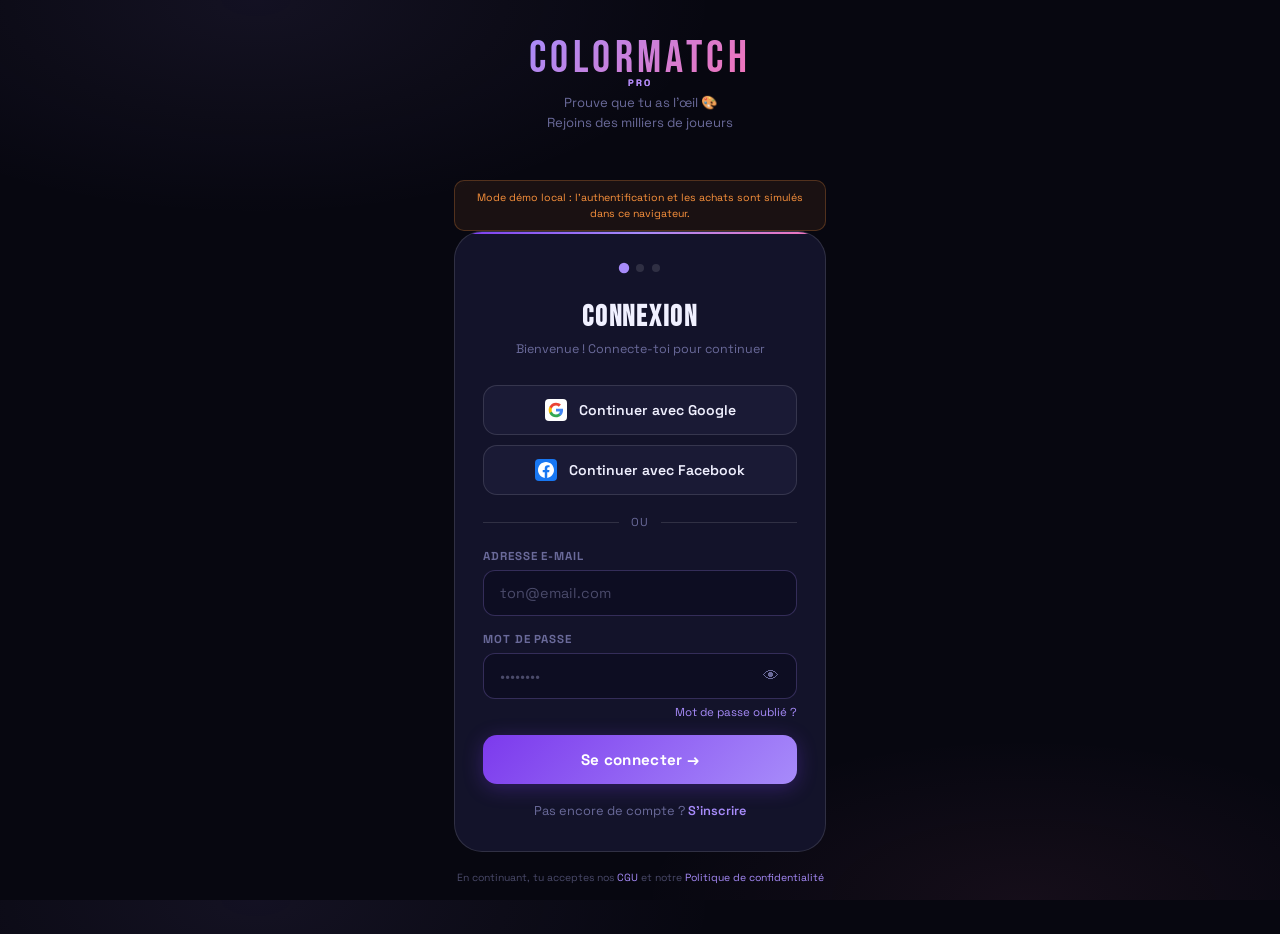
<file: index.html>
<!DOCTYPE html>
<html lang="fr">
<head>
<meta charset="UTF-8"/>
<meta name="viewport" content="width=device-width, initial-scale=1.0, maximum-scale=1.0, user-scalable=no"/>
<title>ColorMatch Pro</title>
<link href="https://fonts.googleapis.com/css2?family=Bebas+Neue&family=Space+Grotesk:wght@300;400;500;600;700&family=DM+Mono:wght@400;500&display=swap" rel="stylesheet"/>
<style data-source="styles.css">

:root{
  --bg:#070710;--surface:#0f0f1e;--card:#13132a;--card2:#1a1a35;
  --border:rgba(255,255,255,0.06);--border2:rgba(255,255,255,0.12);
  --text:#f0f0ff;--muted:#4a4a6a;--muted2:#6a6a9a;
  --gold:#ffc84a;--green:#00ff88;--red:#ff3d5c;--blue:#4a9fff;
  --purple:#a78bfa;--pink:#f472b6;--orange:#fb923c;
  --input-bg:#0d0d22;--input-border:rgba(167,139,250,0.25);
}
*,*::before,*::after{box-sizing:border-box;margin:0;padding:0;-webkit-tap-highlight-color:transparent}
html{height:100%;overflow-x:hidden}
body{
  background:var(--bg);color:var(--text);
  font-family:'Space Grotesk',sans-serif;
  min-height:100vh;display:flex;flex-direction:column;align-items:center;
  overflow-x:hidden;
  background-image:
    radial-gradient(ellipse 60% 40% at 20% 0%,rgba(167,139,250,0.08) 0%,transparent 60%),
    radial-gradient(ellipse 50% 30% at 80% 100%,rgba(244,114,182,0.06) 0%,transparent 60%);
}

/* ═══ AUTH SCREENS ═══ */
.auth-wrap{
  width:100%;max-width:420px;
  min-height:100vh;
  display:flex;flex-direction:column;align-items:center;
  justify-content:center;
  padding:32px 24px 48px;
}
.auth-logo{
  font-family:'Bebas Neue',sans-serif;font-size:2.8rem;
  letter-spacing:.1em;text-align:center;margin-bottom:4px;
  background:linear-gradient(135deg,#a78bfa,#f472b6);
  -webkit-background-clip:text;-webkit-text-fill-color:transparent;background-clip:text;
}
.auth-logo small{
  font-family:'Space Grotesk',sans-serif;font-size:.58rem;
  letter-spacing:.25em;color:var(--purple);
  -webkit-text-fill-color:var(--purple);
  font-weight:700;display:block;margin-top:-8px;text-align:center;
}
.auth-tagline{
  font-size:.82rem;color:var(--muted2);text-align:center;
  margin-bottom:36px;line-height:1.5;
}

/* Auth card */
.auth-card{
  width:100%;
  background:var(--card);
  border:1px solid var(--border2);
  border-radius:28px;
  padding:32px 28px;
  position:relative;overflow:hidden;
}
.auth-card::before{
  content:'';position:absolute;top:0;left:0;right:0;height:2px;
  background:linear-gradient(90deg,#7c3aed,#a78bfa,#f472b6);
}
.auth-title{
  font-family:'Bebas Neue',sans-serif;font-size:1.8rem;
  letter-spacing:.06em;margin-bottom:6px;text-align:center;
}
.auth-sub{
  font-size:.78rem;color:var(--muted2);text-align:center;margin-bottom:28px;
}

/* Social buttons */
.social-btn{
  width:100%;display:flex;align-items:center;justify-content:center;gap:12px;
  padding:13px 20px;border-radius:14px;border:1px solid var(--border2);
  background:var(--card2);cursor:pointer;
  font-family:'Space Grotesk',sans-serif;font-size:.88rem;font-weight:600;
  color:var(--text);transition:border-color .2s,transform .15s,box-shadow .2s;
  margin-bottom:10px;
}
.social-btn:hover{
  border-color:rgba(255,255,255,0.2);
  transform:translateY(-1px);
  box-shadow:0 6px 20px rgba(0,0,0,0.3);
}
.social-btn:active{transform:translateY(0)}
.social-ico{width:22px;height:22px;border-radius:4px;display:flex;align-items:center;justify-content:center;flex-shrink:0}
.g-ico{background:#fff}
.f-ico{background:#1877f2}

/* Divider */
.auth-divider{
  display:flex;align-items:center;gap:12px;
  margin:20px 0;
}
.auth-divider::before,.auth-divider::after{
  content:'';flex:1;height:1px;background:var(--border2);
}
.auth-divider span{font-size:.72rem;color:var(--muted2);letter-spacing:.08em;text-transform:uppercase}

/* Inputs */
.field{margin-bottom:16px}
.field label{
  display:block;font-size:.72rem;font-weight:700;letter-spacing:.08em;
  text-transform:uppercase;color:var(--muted2);margin-bottom:7px;
}
.field input{
  width:100%;background:var(--input-bg);
  border:1px solid var(--input-border);
  border-radius:12px;padding:13px 16px;
  font-family:'Space Grotesk',sans-serif;font-size:.9rem;
  color:var(--text);outline:none;
  transition:border-color .2s,box-shadow .2s;
}
.field input:focus{
  border-color:var(--purple);
  box-shadow:0 0 0 3px rgba(167,139,250,0.12);
}
.field input::placeholder{color:var(--muted)}
.field-error{font-size:.72rem;color:var(--red);margin-top:5px;display:none}

/* Password toggle */
.pw-wrap{position:relative}
.pw-toggle{
  position:absolute;right:14px;top:50%;transform:translateY(-50%);
  background:none;border:none;cursor:pointer;color:var(--muted2);
  font-size:1rem;padding:4px;
}

/* Forgot password */
.forgot-link{
  text-align:right;font-size:.72rem;color:var(--purple);
  cursor:pointer;margin-top:-10px;margin-bottom:16px;
  display:block;text-decoration:none;
}
.forgot-link:hover{color:var(--pink)}

/* Submit */
.btn-auth{
  width:100%;
  background:linear-gradient(135deg,#7c3aed,#a78bfa);
  color:#fff;font-family:'Space Grotesk',sans-serif;
  font-weight:700;font-size:.95rem;letter-spacing:.02em;
  padding:15px;border:none;border-radius:14px;cursor:pointer;
  transition:transform .15s,box-shadow .15s,opacity .15s;
  box-shadow:0 4px 20px rgba(124,58,237,0.3);
  margin-bottom:18px;position:relative;
}
.btn-auth:hover{transform:translateY(-2px);box-shadow:0 8px 28px rgba(124,58,237,0.4)}
.btn-auth:active{transform:translateY(0)}
.btn-auth:disabled{opacity:.4;cursor:not-allowed;transform:none;box-shadow:none}
.btn-auth .btn-spinner{display:none;width:18px;height:18px;border:2px solid rgba(255,255,255,.3);border-top-color:#fff;border-radius:50%;animation:spin .7s linear infinite;margin:0 auto}
.btn-auth.loading .btn-txt{display:none}
.btn-auth.loading .btn-spinner{display:block}

@keyframes spin{to{transform:rotate(360deg)}}

/* Switch link */
.auth-switch{
  text-align:center;font-size:.8rem;color:var(--muted2);
}
.auth-switch a{color:var(--purple);cursor:pointer;font-weight:600;text-decoration:none}
.auth-switch a:hover{color:var(--pink)}

/* Terms */
.auth-terms{
  text-align:center;font-size:.65rem;color:var(--muted);
  margin-top:18px;line-height:1.5;
}
.auth-terms a{color:var(--purple);cursor:pointer}

/* ═══ PSEUDO SCREEN ═══ */
.pseudo-wrap{
  width:100%;max-width:420px;
  min-height:100vh;
  display:flex;flex-direction:column;align-items:center;
  justify-content:center;
  padding:32px 24px 48px;
}
.pseudo-avatar{
  width:80px;height:80px;border-radius:50%;
  background:linear-gradient(135deg,#7c3aed,#f472b6);
  display:flex;align-items:center;justify-content:center;
  font-size:2rem;margin:0 auto 20px;
  border:3px solid rgba(167,139,250,0.3);
  box-shadow:0 0 40px rgba(167,139,250,0.2);
}
.avatar-grid{
  display:grid;grid-template-columns:repeat(5,1fr);gap:8px;
  margin-bottom:20px;
}
.av-opt{
  width:100%;aspect-ratio:1;background:var(--card2);
  border:2px solid var(--border);border-radius:12px;
  display:flex;align-items:center;justify-content:center;
  font-size:1.4rem;cursor:pointer;
  transition:border-color .2s,transform .15s;
}
.av-opt:hover{border-color:var(--purple);transform:scale(1.08)}
.av-opt.selected{border-color:var(--purple);background:rgba(167,139,250,0.12)}

.pseudo-suggestions{
  display:flex;flex-wrap:wrap;gap:6px;margin-bottom:20px;
}
.sugg-tag{
  background:var(--card2);border:1px solid var(--border2);
  border-radius:100px;padding:6px 14px;font-size:.75rem;
  cursor:pointer;transition:border-color .2s,background .2s;
  color:var(--muted2);
}
.sugg-tag:hover{border-color:var(--purple);color:var(--text)}

/* ═══ TOAST ═══ */
.toast{
  position:fixed;top:20px;left:50%;transform:translateX(-50%) translateY(-80px);
  background:var(--card);border:1px solid var(--border2);
  border-radius:14px;padding:12px 20px;
  font-size:.82rem;font-weight:600;
  transition:transform .35s cubic-bezier(.34,1.56,.64,1),opacity .3s;
  z-index:500;white-space:nowrap;opacity:0;
}
.toast.show{transform:translateX(-50%) translateY(0);opacity:1}
.toast.error{border-color:rgba(255,61,92,0.4);color:var(--red)}
.toast.success{border-color:rgba(0,255,136,0.4);color:var(--green)}

/* ═══ FORGOT PASSWORD SCREEN ═══ */
.forgot-sent{
  text-align:center;padding:20px 0;
}
.forgot-sent .big-ico{font-size:3rem;margin-bottom:16px}
.forgot-sent h3{font-family:'Bebas Neue',sans-serif;font-size:1.6rem;letter-spacing:.06em;margin-bottom:8px}
.forgot-sent p{font-size:.82rem;color:var(--muted2);line-height:1.5}

/* ═══ PROGRESS STEPS ═══ */
.auth-steps{
  display:flex;align-items:center;gap:8px;
  margin-bottom:28px;justify-content:center;
}
.step-dot{
  width:8px;height:8px;border-radius:50%;
  background:var(--border2);transition:background .3s,transform .3s;
}
.step-dot.active{background:var(--purple);transform:scale(1.3)}
.step-dot.done{background:var(--green)}

/* ═══ GAME (hidden initially) ═══ */
#game-root{display:none;width:100%}

/* ═══ NAV BAR ═══ */
.nav-bar{
  position:fixed;bottom:0;left:0;right:0;
  background:rgba(7,7,16,0.95);
  backdrop-filter:blur(20px);
  border-top:1px solid var(--border2);
  display:flex;align-items:stretch;
  padding:0 0 env(safe-area-inset-bottom,0);
  z-index:100;
}
.nav-tab{
  flex:1;display:flex;flex-direction:column;align-items:center;
  justify-content:center;gap:3px;padding:12px 4px;
  cursor:pointer;border:none;background:none;
  color:var(--muted2);font-family:'Space Grotesk',sans-serif;
  font-size:.58rem;font-weight:600;letter-spacing:.08em;text-transform:uppercase;
  transition:color .2s;position:relative;
}
.nav-tab.active{color:var(--purple)}
.nav-tab .n-icon{font-size:1.3rem;line-height:1}
.nav-tab.active::before{
  content:'';position:absolute;top:0;left:50%;transform:translateX(-50%);
  width:32px;height:2px;background:var(--purple);border-radius:0 0 4px 4px;
}
.nav-badge{
  position:absolute;top:8px;right:calc(50% - 18px);
  background:var(--red);color:#fff;font-size:.55rem;font-weight:700;
  padding:1px 5px;border-radius:100px;min-width:16px;text-align:center;
}

/* ═══ SCREENS ═══ */
.screen{
  width:100%;max-width:430px;min-height:100vh;
  padding:0 16px calc(80px + env(safe-area-inset-bottom,0));
  display:none;flex-direction:column;align-items:center;
}
.screen.active{display:flex}
.top-bar{
  width:100%;display:flex;align-items:center;
  justify-content:space-between;
  padding:20px 0 16px;margin-bottom:8px;
}
.logo{
  font-family:'Bebas Neue',sans-serif;font-size:1.9rem;
  letter-spacing:.08em;
  background:linear-gradient(135deg,#a78bfa,#f472b6);
  -webkit-background-clip:text;-webkit-text-fill-color:transparent;background-clip:text;
}
.logo small{
  font-family:'Space Grotesk',sans-serif;font-size:.55rem;
  letter-spacing:.2em;color:var(--purple);
  -webkit-text-fill-color:var(--purple);
  font-weight:700;display:block;margin-top:-6px;
}
.hud-row{display:flex;gap:7px}
.hud-chip{
  display:flex;align-items:center;gap:5px;
  background:var(--card);border:1px solid var(--border2);
  padding:6px 12px;border-radius:100px;
  font-size:.78rem;font-weight:700;cursor:pointer;
  transition:border-color .2s;
}
.hud-chip span{font-family:'Bebas Neue',sans-serif;font-size:1.05rem}
.gold-v{color:var(--gold)}.life-v{color:var(--red)}

.xp-wrap{
  width:100%;display:flex;align-items:center;gap:8px;margin-bottom:20px;
}
.xp-bar-bg{flex:1;height:4px;background:rgba(255,255,255,0.05);border-radius:100px;overflow:hidden}
.xp-bar-fill{
  height:100%;border-radius:100px;
  background:linear-gradient(90deg,#7c3aed,#a78bfa,#f472b6);
  transition:width .6s cubic-bezier(.4,0,.2,1);
}
.xp-txt{font-size:.65rem;color:var(--muted2);white-space:nowrap;font-family:'DM Mono',monospace}

.mode-section{width:100%;margin-bottom:22px}
.section-title{
  font-size:.65rem;font-weight:700;letter-spacing:.15em;text-transform:uppercase;
  color:var(--muted2);margin-bottom:10px;
}
.mode-grid{display:grid;grid-template-columns:1fr 1fr;gap:8px}
.mode-card{
  background:var(--card);border:1px solid var(--border);
  border-radius:18px;padding:16px;cursor:pointer;
  transition:border-color .2s,transform .15s,box-shadow .2s;
  position:relative;overflow:hidden;
}
.mode-card:hover,.mode-card.selected{
  border-color:rgba(167,139,250,0.4);transform:translateY(-2px);
  box-shadow:0 8px 24px rgba(167,139,250,0.1);
}
.mode-card.selected{background:rgba(167,139,250,0.08)}
.mode-ico{font-size:1.6rem;margin-bottom:8px}
.mode-name{font-size:.82rem;font-weight:700;margin-bottom:2px}
.mode-desc{font-size:.65rem;color:var(--muted2);line-height:1.4}
.mode-daily-badge{
  position:absolute;top:10px;right:10px;
  background:rgba(0,255,136,0.15);border:1px solid rgba(0,255,136,0.3);
  border-radius:100px;padding:2px 8px;font-size:.6rem;color:var(--green);font-weight:700;
}

.diff-row{
  width:100%;display:flex;align-items:center;justify-content:space-between;
  margin-bottom:12px;
}
.diff-tag{
  font-size:.65rem;font-weight:700;letter-spacing:.12em;text-transform:uppercase;
  padding:5px 12px;border-radius:100px;border:1px solid;
}
.round-tag{font-size:.72rem;color:var(--muted2);font-family:'DM Mono',monospace}

.streak-row{
  width:100%;display:flex;align-items:center;justify-content:center;
  gap:10px;margin-bottom:16px;
}
.streak-badge{
  display:flex;align-items:center;gap:6px;
  background:rgba(251,146,60,0.1);border:1px solid rgba(251,146,60,0.3);
  padding:7px 16px;border-radius:100px;font-size:.8rem;font-weight:700;color:var(--orange);
}
.streak-num{font-family:'Bebas Neue',sans-serif;font-size:1.2rem}

.arena{
  width:100%;display:grid;grid-template-columns:1fr 1fr;
  gap:10px;margin-bottom:14px;
}
.color-block{
  border-radius:22px;aspect-ratio:1;border:1px solid var(--border);
  display:flex;flex-direction:column;align-items:center;justify-content:flex-end;
  padding:14px;overflow:hidden;position:relative;
  transition:border-color .3s,box-shadow .3s;
}
.color-block.target-glow{
  border-color:rgba(255,255,255,0.15);box-shadow:inset 0 0 30px rgba(0,0,0,0.3);
}
.color-label{
  font-size:.62rem;font-weight:700;letter-spacing:.1em;text-transform:uppercase;
  background:rgba(0,0,0,.6);backdrop-filter:blur(8px);
  padding:5px 12px;border-radius:100px;color:#fff;
}

.timer-wrap{
  width:100%;display:flex;align-items:center;gap:8px;margin-bottom:8px;
}
.timer-bar-bg{flex:1;height:6px;background:rgba(255,255,255,0.05);border-radius:100px;overflow:hidden}
.timer-bar-fill{
  height:100%;border-radius:100px;
  background:linear-gradient(90deg,#ff3d5c,#ffc84a,#00ff88);
  transition:width .1s linear;
}
.timer-num{font-family:'Bebas Neue',sans-serif;font-size:1.3rem;min-width:28px;text-align:right}

.score-row{
  width:100%;display:flex;align-items:center;gap:10px;margin-bottom:4px;
}
.diff-bar-bg{flex:1;height:6px;background:rgba(255,255,255,0.05);border-radius:100px;overflow:hidden}
.diff-bar-fill{
  height:100%;border-radius:100px;
  background:linear-gradient(90deg,#ff3d5c,#ffc84a,#00ff88);
  transition:width .1s ease;
}
.score-live-num{
  font-family:'Bebas Neue',sans-serif;font-size:1.5rem;
  min-width:42px;text-align:right;transition:color .2s;
}
.score-hint{
  font-size:.7rem;color:var(--muted2);text-align:center;
  width:100%;margin-bottom:20px;font-family:'DM Mono',monospace;
}

.sliders{width:100%;display:flex;flex-direction:column;gap:16px;margin-bottom:20px}
.quick-tools{width:100%;display:flex;align-items:center;gap:8px;flex-wrap:wrap;margin:-6px 0 18px}
.quick-tools-label{font-size:.62rem;color:var(--muted2);letter-spacing:.1em;text-transform:uppercase;margin-right:2px}
.quick-btn{
  background:var(--card2);border:1px solid var(--border2);color:var(--muted2);
  border-radius:100px;padding:7px 11px;font:600 .68rem 'Space Grotesk',sans-serif;
  cursor:pointer;transition:color .2s,border-color .2s,background .2s,transform .15s;
}
.quick-btn:hover{color:var(--text);border-color:rgba(167,139,250,.45);background:rgba(167,139,250,.1);transform:translateY(-1px)}
.quick-btn:active{transform:translateY(0)}
.slider-row{display:flex;flex-direction:column;gap:6px}
.slider-head{display:flex;justify-content:space-between;align-items:center}
.s-name{font-size:.72rem;font-weight:700;letter-spacing:.1em;text-transform:uppercase}
.s-val{font-family:'DM Mono',monospace;font-size:1rem;font-weight:500;min-width:36px;text-align:right}
.slider-locked{
  height:10px;border-radius:100px;
  background:repeating-linear-gradient(90deg,#13132a 0,#13132a 8px,#1a1a35 8px,#1a1a35 16px);
  display:flex;align-items:center;justify-content:center;
  font-size:.6rem;color:var(--muted);letter-spacing:.08em;
}
input[type=range]{
  -webkit-appearance:none;appearance:none;
  width:100%;height:28px;border-radius:100px;outline:none;cursor:pointer;
  touch-action:pan-y;
}
#sl-r{background:linear-gradient(90deg,#1a0005,#ff2244)}
#sl-g{background:linear-gradient(90deg,#001a05,#00ff66)}
#sl-b{background:linear-gradient(90deg,#00051a,#2244ff)}
input[type=range]::-webkit-slider-thumb{
  -webkit-appearance:none;width:22px;height:22px;
  border-radius:50%;background:#fff;
  box-shadow:0 2px 12px rgba(0,0,0,.8);border:2px solid rgba(255,255,255,.3);
  transition:transform .1s;
}
input[type=range]:active::-webkit-slider-thumb{transform:scale(1.2)}

.btn-validate{
  width:100%;
  background:linear-gradient(135deg,#7c3aed,#a78bfa);
  color:#fff;font-family:'Space Grotesk',sans-serif;
  font-weight:700;font-size:.95rem;letter-spacing:.03em;
  padding:17px;border:none;border-radius:16px;cursor:pointer;
  transition:transform .15s,opacity .15s,box-shadow .15s;
  margin-bottom:20px;box-shadow:0 4px 20px rgba(124,58,237,0.3);
}
.btn-validate:hover{transform:translateY(-2px);box-shadow:0 8px 28px rgba(124,58,237,0.4)}
.btn-validate:disabled{opacity:.25;cursor:not-allowed;transform:none;box-shadow:none}
.keyboard-hint{font-size:.62rem;color:var(--muted2);text-align:center;margin:-10px 0 18px}
.keyboard-hint kbd{font-family:'DM Mono',monospace;background:var(--card2);border:1px solid var(--border2);border-radius:4px;padding:2px 5px;color:var(--text)}

.result-card{
  display:none;width:100%;
  background:var(--card);border:1px solid var(--border2);
  border-radius:24px;padding:28px 22px;
  margin-bottom:18px;text-align:center;
  animation:slideUp .35s cubic-bezier(.34,1.56,.64,1);
}
.result-card.show{display:block}
@keyframes slideUp{from{opacity:0;transform:translateY(16px) scale(.97)}to{opacity:1;transform:none}}
.r-emoji{font-size:2.8rem;margin-bottom:6px}
.r-score{
  font-family:'Bebas Neue',sans-serif;font-size:5.5rem;line-height:1;
  background:linear-gradient(135deg,#a78bfa,#f472b6);
  -webkit-background-clip:text;-webkit-text-fill-color:transparent;background-clip:text;
}
.r-pts{font-size:.72rem;color:var(--muted2);margin-bottom:10px;font-family:'DM Mono',monospace}
.r-msg{font-size:1rem;font-weight:700;margin-bottom:2px}
.r-sub{font-size:.8rem;color:var(--muted2);margin-bottom:16px}
.r-gains{display:flex;gap:8px;justify-content:center;flex-wrap:wrap;margin-bottom:18px}
.r-gain-pill{
  display:flex;align-items:center;gap:5px;
  background:var(--card2);border:1px solid var(--border2);
  padding:7px 14px;border-radius:100px;font-size:.78rem;font-weight:700;
}
.r-swatches{display:flex;gap:16px;justify-content:center;margin-bottom:16px}
.sw-wrap{display:flex;flex-direction:column;align-items:center;gap:5px}
.sw{width:54px;height:54px;border-radius:14px;border:2px solid rgba(255,255,255,.1)}
.sw-lbl{font-size:.58rem;color:var(--muted2)}
.sw-hex{font-size:.6rem;font-family:'DM Mono',monospace;color:var(--muted2)}
.btn-next{
  width:100%;background:var(--card2);color:var(--text);
  font-family:'Space Grotesk',sans-serif;font-weight:700;font-size:.88rem;
  padding:14px;border:1px solid var(--border2);border-radius:14px;
  cursor:pointer;transition:background .2s,border-color .2s;
}
.btn-next:hover{background:#1a1a40;border-color:rgba(167,139,250,0.3)}

.session-stats{
  width:100%;display:grid;grid-template-columns:repeat(4,1fr);gap:6px;margin-bottom:20px;
}
.stat-box{
  background:var(--card);border:1px solid var(--border);
  border-radius:14px;padding:12px 8px;text-align:center;
}
.stat-num{font-family:'Bebas Neue',sans-serif;font-size:1.5rem;letter-spacing:.04em}
.stat-lbl{font-size:.55rem;color:var(--muted2);margin-top:2px;letter-spacing:.06em;text-transform:uppercase}

/* SHOP */
.shop-hero{
  width:100%;background:linear-gradient(135deg,rgba(124,58,237,0.2),rgba(244,114,182,0.1));
  border:1px solid rgba(167,139,250,0.2);border-radius:22px;
  padding:24px;margin-bottom:20px;text-align:center;
}
.shop-hero h2{font-family:'Bebas Neue',sans-serif;font-size:2rem;letter-spacing:.06em;margin-bottom:4px}
.shop-hero p{font-size:.78rem;color:var(--muted2)}
.shop-section{width:100%;margin-bottom:24px}
.shop-section-title{
  font-size:.65rem;font-weight:700;letter-spacing:.15em;text-transform:uppercase;
  color:var(--muted2);margin-bottom:10px;display:flex;align-items:center;gap:8px;
}
.shop-section-title::after{content:'';flex:1;height:1px;background:var(--border)}
.iap-grid{display:grid;grid-template-columns:1fr 1fr;gap:8px}
.iap-card{
  background:var(--card);border:1px solid var(--border);
  border-radius:18px;padding:18px;cursor:pointer;
  transition:transform .15s,border-color .2s,box-shadow .2s;
  text-align:center;position:relative;overflow:hidden;
}
.iap-card:hover{transform:translateY(-3px);border-color:rgba(167,139,250,0.3);box-shadow:0 10px 30px rgba(0,0,0,0.3)}
.iap-card.featured{
  border-color:rgba(252,211,77,0.4);
  background:linear-gradient(135deg,rgba(252,211,77,0.05),var(--card));
  grid-column:1/-1;
}
.iap-badge{
  position:absolute;top:12px;right:12px;
  background:linear-gradient(135deg,#fbbf24,#f59e0b);
  color:#000;font-size:.55rem;font-weight:800;letter-spacing:.08em;
  padding:3px 8px;border-radius:100px;
}
.iap-ico{font-size:2rem;margin-bottom:8px}
.iap-name{font-size:.85rem;font-weight:700;margin-bottom:4px}
.iap-desc{font-size:.68rem;color:var(--muted2);margin-bottom:12px;line-height:1.4}
.iap-price{
  background:linear-gradient(135deg,#7c3aed,#a78bfa);
  color:#fff;font-weight:700;font-size:.85rem;
  padding:9px 20px;border-radius:100px;border:none;
  cursor:pointer;font-family:'Space Grotesk',sans-serif;
  transition:opacity .2s,transform .15s;width:100%;
}
.iap-price:hover{opacity:.9;transform:scale(1.02)}
.skin-grid{display:grid;grid-template-columns:repeat(3,1fr);gap:8px}
.skin-card{
  background:var(--card);border:1px solid var(--border);
  border-radius:14px;padding:12px;text-align:center;cursor:pointer;
  transition:border-color .2s,transform .15s;
}
.skin-card:hover{transform:translateY(-2px)}
.skin-card.active-skin{border-color:var(--purple);background:rgba(167,139,250,0.08)}
.skin-preview{height:48px;border-radius:10px;margin-bottom:8px;position:relative;overflow:hidden}
.skin-name{font-size:.65rem;font-weight:700;letter-spacing:.06em}
.skin-lock{font-size:.7rem;color:var(--gold)}

/* PROFILE */
.profile-hero{
  width:100%;background:var(--card);border:1px solid var(--border2);
  border-radius:24px;padding:28px;text-align:center;margin-bottom:16px;
}
.profile-avatar-big{
  width:72px;height:72px;border-radius:50%;
  background:linear-gradient(135deg,#7c3aed,#f472b6);
  margin:0 auto 12px;display:flex;align-items:center;justify-content:center;
  font-size:2rem;border:3px solid rgba(167,139,250,0.3);
}
.profile-name-big{font-family:'Bebas Neue',sans-serif;font-size:1.6rem;letter-spacing:.06em;margin-bottom:2px}
.profile-title-tag{
  font-size:.7rem;font-weight:700;letter-spacing:.12em;text-transform:uppercase;
  padding:4px 12px;border-radius:100px;display:inline-block;margin-bottom:16px;
}
.profile-stats{
  display:grid;grid-template-columns:repeat(3,1fr);gap:1px;
  background:var(--border);border-radius:14px;overflow:hidden;
}
.p-stat{background:var(--card);padding:16px 8px;text-align:center}
.p-stat-num{font-family:'Bebas Neue',sans-serif;font-size:1.6rem}
.p-stat-lbl{font-size:.58rem;color:var(--muted2);letter-spacing:.06em;text-transform:uppercase}
.achievement-list{width:100%;display:flex;flex-direction:column;gap:8px;margin-bottom:20px}
.ach-card{
  background:var(--card);border:1px solid var(--border);
  border-radius:14px;padding:14px;display:flex;align-items:center;gap:14px;
}
.ach-card.locked-ach{opacity:.4}
.ach-ico{font-size:1.6rem;width:44px;height:44px;background:var(--card2);border-radius:12px;display:flex;align-items:center;justify-content:center;flex-shrink:0}
.ach-info{flex:1}
.ach-name{font-size:.82rem;font-weight:700;margin-bottom:2px}
.ach-desc{font-size:.68rem;color:var(--muted2)}
.ach-reward{font-size:.7rem;color:var(--gold);font-weight:700}
.lb-list{width:100%;display:flex;flex-direction:column;gap:6px}
.lb-row{
  background:var(--card);border:1px solid var(--border);
  border-radius:14px;padding:12px 16px;display:flex;align-items:center;gap:12px;
}
.lb-row.lb-me{border-color:rgba(167,139,250,0.35);background:rgba(167,139,250,0.06)}
.lb-rank{font-family:'Bebas Neue',sans-serif;font-size:1.3rem;width:28px;text-align:center}
.lb-rank.gold{color:var(--gold)}.lb-rank.silver{color:#a0aec0}.lb-rank.bronze{color:#c47c3e}
.lb-av{width:36px;height:36px;border-radius:50%;display:flex;align-items:center;justify-content:center;font-size:1.1rem;flex-shrink:0}
.lb-info{flex:1}
.lb-name{font-size:.82rem;font-weight:700}
.lb-sub{font-size:.65rem;color:var(--muted2)}
.lb-score{font-family:'Bebas Neue',sans-serif;font-size:1.4rem;color:var(--purple)}

/* OVERLAYS */
.overlay{
  position:fixed;inset:0;background:rgba(0,0,0,.8);
  backdrop-filter:blur(10px);z-index:200;
  opacity:0;pointer-events:none;transition:opacity .3s;
  display:flex;align-items:center;justify-content:center;padding:20px;
}
.overlay.show{opacity:1;pointer-events:auto}
.modal{
  background:var(--card);border:1px solid var(--border2);
  border-radius:28px;padding:32px 24px;width:100%;max-width:360px;
  text-align:center;
  transform:scale(.9) translateY(10px);transition:transform .3s cubic-bezier(.34,1.56,.64,1);
}
.overlay.show .modal{transform:none}
.modal h2{font-family:'Bebas Neue',sans-serif;font-size:2.2rem;letter-spacing:.06em;margin-bottom:6px}
.modal p{font-size:.82rem;color:var(--muted2);margin-bottom:20px;line-height:1.5}
.modal-btn{
  width:100%;background:linear-gradient(135deg,#7c3aed,#a78bfa);
  color:#fff;font-family:'Space Grotesk',sans-serif;font-weight:700;
  font-size:.9rem;padding:15px;border:none;border-radius:14px;cursor:pointer;
  transition:opacity .2s,transform .15s;margin-bottom:8px;
}
.modal-btn:hover{opacity:.9;transform:translateY(-1px)}
.modal-btn.secondary{background:var(--card2);color:var(--text);border:1px solid var(--border2)}
.modal-badge{
  font-size:.7rem;font-weight:700;letter-spacing:.1em;text-transform:uppercase;
  padding:6px 16px;border-radius:100px;display:inline-block;margin-bottom:16px;
}
.modal-close{font-size:.75rem;color:var(--muted2);cursor:pointer;margin-top:8px;display:inline-block}
.purchase-product{
  background:var(--card2);border:1px solid var(--border2);
  border-radius:18px;padding:20px;margin-bottom:20px;
}
.pp-ico{font-size:3rem;margin-bottom:8px}
.pp-name{font-size:1rem;font-weight:700;margin-bottom:4px}
.pp-desc{font-size:.75rem;color:var(--muted2);line-height:1.4}
.pp-price-big{font-family:'Bebas Neue',sans-serif;font-size:2.5rem;color:var(--gold);margin:12px 0 4px}
.pp-legal{font-size:.6rem;color:var(--muted);line-height:1.4;margin-top:8px}
.no-lives-timer{font-family:'DM Mono',monospace;font-size:1rem;color:var(--orange);margin-bottom:16px}

.confetti-wrap{position:fixed;inset:0;pointer-events:none;z-index:250;overflow:hidden}
.conf-dot{
  position:absolute;width:8px;height:8px;border-radius:50%;
  animation:confDrop 1.2s ease-in forwards;
}
@keyframes confDrop{
  0%{transform:translateY(-10px) rotate(0deg);opacity:1}
  100%{transform:translateY(110vh) rotate(720deg);opacity:0}
}

/* USER BADGE in nav */
.user-nav-badge{
  position:absolute;top:8px;right:calc(50% - 18px);
  background:rgba(167,139,250,0.2);border:1px solid rgba(167,139,250,0.4);
  border-radius:100px;padding:1px 5px;font-size:.5rem;
  color:var(--purple);font-weight:700;white-space:nowrap;max-width:40px;
  overflow:hidden;text-overflow:ellipsis;
}

footer{
  width:100%;max-width:430px;text-align:center;
  font-size:.62rem;color:var(--muted);padding:10px 16px 0;
}

/* ═══ LIVE CONTENT & MOBILE POLISH ═══ */
.demo-note{
  width:100%;margin:12px 0 0;padding:9px 12px;border-radius:10px;
  background:rgba(251,146,60,.08);border:1px solid rgba(251,146,60,.25);
  color:var(--orange);font-size:.66rem;line-height:1.45;text-align:center;
}
.challenge-panel,.mission-card,.history-card,.social-card,.theme-card{
  width:100%;background:var(--card);border:1px solid var(--border);
  border-radius:16px;padding:14px;margin-bottom:12px;
}
.challenge-panel{border-color:rgba(167,139,250,.25);background:linear-gradient(135deg,rgba(167,139,250,.1),var(--card))}
.challenge-head,.panel-head{display:flex;align-items:center;justify-content:space-between;gap:8px}
.challenge-type{font-size:.7rem;font-weight:700;color:var(--purple);letter-spacing:.1em;text-transform:uppercase}
.challenge-objective{font-size:.8rem;font-weight:600;margin-top:5px}
.challenge-detail{font-size:.67rem;color:var(--muted2);margin-top:4px}
.combo-panel{display:flex;align-items:center;justify-content:space-between;width:100%;margin:-3px 0 12px;padding:9px 13px;border-radius:12px;background:rgba(251,146,60,.08);border:1px solid rgba(251,146,60,.25)}
.combo-label{font-size:.68rem;color:var(--orange);font-weight:700;text-transform:uppercase;letter-spacing:.1em}
.combo-value{font-family:'Bebas Neue',sans-serif;font-size:1.45rem;color:var(--gold)}
.objective-progress{font-family:'DM Mono',monospace;color:var(--muted2);font-size:.68rem}
.result-actions{display:grid;grid-template-columns:1fr 1fr;gap:8px;margin-top:8px}
.btn-small{padding:11px 8px;border-radius:11px;border:1px solid var(--border2);background:var(--card2);color:var(--text);font:700 .72rem 'Space Grotesk',sans-serif;cursor:pointer}
.btn-small.primary{background:linear-gradient(135deg,#7c3aed,#a78bfa);border:0}
.section-note{font-size:.68rem;color:var(--muted2);line-height:1.45;margin:-4px 0 10px}
.mission-row,.history-row,.friend-row{display:flex;align-items:center;gap:10px;padding:9px 0;border-top:1px solid var(--border)}
.mission-row:first-of-type,.history-row:first-of-type,.friend-row:first-of-type{border-top:0}
.mission-icon{font-size:1.25rem;width:30px;text-align:center}
.mission-info,.history-info,.friend-info{flex:1;min-width:0}
.mission-name,.history-name,.friend-name{font-size:.74rem;font-weight:700}
.mission-sub,.history-sub,.friend-sub{font-size:.62rem;color:var(--muted2);margin-top:2px}
.mission-bar{height:5px;background:var(--input-bg);border-radius:99px;margin-top:6px;overflow:hidden}
.mission-bar span{display:block;height:100%;background:linear-gradient(90deg,var(--purple),var(--pink));border-radius:inherit}
.mission-reward{font-size:.68rem;color:var(--gold);white-space:nowrap}
.history-list{max-height:240px;overflow:auto}
.history-score{font-family:'Bebas Neue',sans-serif;font-size:1.25rem;color:var(--purple)}
.social-actions{display:grid;grid-template-columns:1fr 1fr;gap:8px;margin-top:10px}
.theme-grid{display:grid;grid-template-columns:repeat(4,1fr);gap:7px}
.theme-btn{height:38px;border-radius:10px;border:2px solid var(--border2);cursor:pointer}
.theme-btn.active{border-color:var(--text);box-shadow:0 0 0 2px var(--purple)}
body[data-theme="sunset"]{--bg:#170d12;--surface:#27131b;--card:#321722;--card2:#47202b;--purple:#fb923c;--pink:#fb7185}
body[data-theme="ocean"]{--bg:#06131d;--surface:#0b2030;--card:#0e293a;--card2:#143b51;--purple:#38bdf8;--pink:#2dd4bf}
body[data-theme="forest"]{--bg:#07140f;--surface:#0d2419;--card:#102d20;--card2:#17412c;--purple:#4ade80;--pink:#a3e635}
@media(max-width:430px){
  .screen{padding-left:12px;padding-right:12px}
  body{font-size:16px}
  .top-bar{padding-top:14px;gap:8px}.logo{font-size:1.65rem}
  .hud-row{gap:4px}.hud-chip{padding:7px 8px;font-size:.68rem;min-height:38px}
  .hud-chip span{font-size:.95rem}
  .mode-card{padding:12px}.mode-desc{font-size:.61rem}
  .color-block{border-radius:17px;min-width:0}
  .arena{gap:7px}.color-label{font-size:.56rem;padding:5px 8px}
  .sliders{gap:12px}.slider-row{gap:2px}.s-name{font-size:.66rem}
  input[type=range]{height:34px}
  input[type=range]::-webkit-slider-thumb{width:28px;height:28px}
  .quick-tools{gap:6px;margin-top:-2px}.quick-btn{min-height:40px;padding:9px 10px}
  .btn-validate{padding:16px;min-height:52px}
  .btn-next,.btn-small,.modal-btn{min-height:46px}
  .keyboard-hint{display:none}
  .result-card{padding:22px 16px}.r-score{font-size:4.8rem}
  .theme-grid{grid-template-columns:repeat(2,1fr)}
}

@media(orientation:landscape) and (max-height:500px){
  .auth-wrap,.pseudo-wrap{padding-top:20px;padding-bottom:20px}
  .screen{padding-bottom:72px}
  .top-bar{padding-top:10px}
  .arena{max-width:360px}
}

/* Auth screen animations */
@keyframes authFadeIn{
  from{opacity:0;transform:translateY(20px)}
  to{opacity:1;transform:translateY(0)}
}
.auth-wrap,.pseudo-wrap{animation:authFadeIn .4s ease}

/* Page transition */
@keyframes fadeSwitch{
  from{opacity:0;transform:translateX(20px)}
  to{opacity:1;transform:translateX(0)}
}
.auth-card{animation:authFadeIn .35s cubic-bezier(.34,1.2,.64,1)}

</style>

</head>
<body>

<!-- ═══ TOAST ═══ -->
<div class="toast" id="toast-notif"></div>
<div class="confetti-wrap" id="confetti-wrap"></div>

<!-- ══════════════════════════════════════
     AUTH: LOGIN SCREEN
════════════════════════════════════════ -->
<div class="auth-wrap" id="auth-login">
  <div class="auth-logo">ColorMatch<small>PRO</small></div>
  <p class="auth-tagline">Prouve que tu as l'œil 🎨<br>Rejoins des milliers de joueurs</p>
  <div class="demo-note">Mode démo local : l'authentification et les achats sont simulés dans ce navigateur.</div>

  <div class="auth-card">
    <div class="auth-steps">
      <div class="step-dot active" id="step1-l"></div>
      <div class="step-dot" id="step2-l"></div>
      <div class="step-dot" id="step3-l"></div>
    </div>
    <h2 class="auth-title">Connexion</h2>
    <p class="auth-sub">Bienvenue ! Connecte-toi pour continuer</p>

    <!-- Social -->
    <button class="social-btn" onclick="socialLogin('google')">
      <div class="social-ico g-ico">
        <svg width="16" height="16" viewBox="0 0 24 24"><path fill="#4285F4" d="M22.56 12.25c0-.78-.07-1.53-.2-2.25H12v4.26h5.92c-.26 1.37-1.04 2.53-2.21 3.31v2.77h3.57c2.08-1.92 3.28-4.74 3.28-8.09z"/><path fill="#34A853" d="M12 23c2.97 0 5.46-.98 7.28-2.66l-3.57-2.77c-.98.66-2.23 1.06-3.71 1.06-2.86 0-5.29-1.93-6.16-4.53H2.18v2.84C3.99 20.53 7.7 23 12 23z"/><path fill="#FBBC05" d="M5.84 14.09c-.22-.66-.35-1.36-.35-2.09s.13-1.43.35-2.09V7.07H2.18C1.43 8.55 1 10.22 1 12s.43 3.45 1.18 4.93l2.85-2.22.81-.62z"/><path fill="#EA4335" d="M12 5.38c1.62 0 3.06.56 4.21 1.64l3.15-3.15C17.45 2.09 14.97 1 12 1 7.7 1 3.99 3.47 2.18 7.07l3.66 2.84c.87-2.6 3.3-4.53 6.16-4.53z"/></svg>
      </div>
      Continuer avec Google
    </button>
    <button class="social-btn" onclick="socialLogin('facebook')">
      <div class="social-ico f-ico">
        <svg width="16" height="16" viewBox="0 0 24 24" fill="white"><path d="M24 12.073c0-6.627-5.373-12-12-12s-12 5.373-12 12c0 5.99 4.388 10.954 10.125 11.854v-8.385H7.078v-3.47h3.047V9.43c0-3.007 1.792-4.669 4.533-4.669 1.312 0 2.686.235 2.686.235v2.953H15.83c-1.491 0-1.956.925-1.956 1.874v2.25h3.328l-.532 3.47h-2.796v8.385C19.612 23.027 24 18.062 24 12.073z"/></svg>
      </div>
      Continuer avec Facebook
    </button>

    <div class="auth-divider"><span>ou</span></div>

    <div class="field">
      <label>Adresse e-mail</label>
      <input type="email" id="login-email" placeholder="ton@email.com" autocomplete="email"/>
      <div class="field-error" id="err-login-email">E-mail invalide</div>
    </div>
    <div class="field">
      <label>Mot de passe</label>
      <div class="pw-wrap">
        <input type="password" id="login-pw" placeholder="••••••••" autocomplete="current-password"/>
        <button class="pw-toggle" onclick="togglePw('login-pw',this)" tabindex="-1">👁</button>
      </div>
      <div class="field-error" id="err-login-pw">Minimum 6 caractères</div>
    </div>

    <a class="forgot-link" onclick="showForgot()">Mot de passe oublié ?</a>

    <button class="btn-auth" id="btn-login" onclick="doLogin()">
      <span class="btn-txt">Se connecter →</span>
      <div class="btn-spinner"></div>
    </button>

    <p class="auth-switch">Pas encore de compte ? <a onclick="showRegister()">S'inscrire</a></p>
  </div>

  <p class="auth-terms">En continuant, tu acceptes nos <a>CGU</a> et notre <a>Politique de confidentialité</a></p>
</div>

<!-- ══════════════════════════════════════
     AUTH: REGISTER SCREEN
════════════════════════════════════════ -->
<div class="auth-wrap" id="auth-register" style="display:none">
  <div class="auth-logo">ColorMatch<small>PRO</small></div>
  <div class="demo-note">Mode démo local : aucun compte ni paiement réel n'est créé.</div>

  <div class="auth-card">
    <div class="auth-steps">
      <div class="step-dot active"></div>
      <div class="step-dot"></div>
      <div class="step-dot"></div>
    </div>
    <h2 class="auth-title">Créer un compte</h2>
    <p class="auth-sub">Rejoins la communauté ColorMatch !</p>

    <button class="social-btn" onclick="socialLogin('google')">
      <div class="social-ico g-ico">
        <svg width="16" height="16" viewBox="0 0 24 24"><path fill="#4285F4" d="M22.56 12.25c0-.78-.07-1.53-.2-2.25H12v4.26h5.92c-.26 1.37-1.04 2.53-2.21 3.31v2.77h3.57c2.08-1.92 3.28-4.74 3.28-8.09z"/><path fill="#34A853" d="M12 23c2.97 0 5.46-.98 7.28-2.66l-3.57-2.77c-.98.66-2.23 1.06-3.71 1.06-2.86 0-5.29-1.93-6.16-4.53H2.18v2.84C3.99 20.53 7.7 23 12 23z"/><path fill="#FBBC05" d="M5.84 14.09c-.22-.66-.35-1.36-.35-2.09s.13-1.43.35-2.09V7.07H2.18C1.43 8.55 1 10.22 1 12s.43 3.45 1.18 4.93l2.85-2.22.81-.62z"/><path fill="#EA4335" d="M12 5.38c1.62 0 3.06.56 4.21 1.64l3.15-3.15C17.45 2.09 14.97 1 12 1 7.7 1 3.99 3.47 2.18 7.07l3.66 2.84c.87-2.6 3.3-4.53 6.16-4.53z"/></svg>
      </div>
      S'inscrire avec Google
    </button>
    <button class="social-btn" onclick="socialLogin('facebook')">
      <div class="social-ico f-ico">
        <svg width="16" height="16" viewBox="0 0 24 24" fill="white"><path d="M24 12.073c0-6.627-5.373-12-12-12s-12 5.373-12 12c0 5.99 4.388 10.954 10.125 11.854v-8.385H7.078v-3.47h3.047V9.43c0-3.007 1.792-4.669 4.533-4.669 1.312 0 2.686.235 2.686.235v2.953H15.83c-1.491 0-1.956.925-1.956 1.874v2.25h3.328l-.532 3.47h-2.796v8.385C19.612 23.027 24 18.062 24 12.073z"/></svg>
      </div>
      S'inscrire avec Facebook
    </button>

    <div class="auth-divider"><span>ou</span></div>

    <div class="field">
      <label>Adresse e-mail</label>
      <input type="email" id="reg-email" placeholder="ton@email.com" autocomplete="email"/>
      <div class="field-error" id="err-reg-email">E-mail invalide</div>
    </div>
    <div class="field">
      <label>Mot de passe</label>
      <div class="pw-wrap">
        <input type="password" id="reg-pw" placeholder="Minimum 6 caractères" autocomplete="new-password"/>
        <button class="pw-toggle" onclick="togglePw('reg-pw',this)" tabindex="-1">👁</button>
      </div>
      <div class="field-error" id="err-reg-pw">Minimum 6 caractères</div>
    </div>
    <div class="field">
      <label>Confirmer le mot de passe</label>
      <div class="pw-wrap">
        <input type="password" id="reg-pw2" placeholder="••••••••" autocomplete="new-password"/>
        <button class="pw-toggle" onclick="togglePw('reg-pw2',this)" tabindex="-1">👁</button>
      </div>
      <div class="field-error" id="err-reg-pw2">Les mots de passe ne correspondent pas</div>
    </div>

    <button class="btn-auth" id="btn-register" onclick="doRegister()">
      <span class="btn-txt">Créer mon compte →</span>
      <div class="btn-spinner"></div>
    </button>

    <p class="auth-switch">Déjà un compte ? <a onclick="showLogin()">Se connecter</a></p>
  </div>
  <p class="auth-terms">En t'inscrivant, tu acceptes nos <a>CGU</a> et notre <a>Politique de confidentialité</a></p>
</div>

<!-- ══════════════════════════════════════
     AUTH: FORGOT PASSWORD
════════════════════════════════════════ -->
<div class="auth-wrap" id="auth-forgot" style="display:none">
  <div class="auth-logo">ColorMatch<small>PRO</small></div>
  <div class="auth-card">
    <div id="forgot-form-view">
      <h2 class="auth-title" style="margin-bottom:8px">Mot de passe oublié</h2>
      <p class="auth-sub">Entre ton e-mail pour recevoir un lien de réinitialisation</p>
      <div class="field">
        <label>Adresse e-mail</label>
        <input type="email" id="forgot-email" placeholder="ton@email.com"/>
        <div class="field-error" id="err-forgot-email">E-mail invalide</div>
      </div>
      <button class="btn-auth" onclick="doForgot()">
        <span class="btn-txt">Envoyer le lien →</span>
        <div class="btn-spinner"></div>
      </button>
    </div>
    <div id="forgot-sent-view" class="forgot-sent" style="display:none">
      <div class="big-ico">📬</div>
      <h3>E-mail envoyé !</h3>
      <p style="margin-bottom:20px">Un lien de réinitialisation a été envoyé à <strong id="forgot-email-display"></strong>. Vérifie tes spams si tu ne le vois pas.</p>
      <button class="btn-auth" onclick="showLogin()">Retour à la connexion →</button>
    </div>
    <p class="auth-switch" style="margin-top:16px"><a onclick="showLogin()">← Retour à la connexion</a></p>
  </div>
</div>

<!-- ══════════════════════════════════════
     AUTH: PSEUDO SELECTION
════════════════════════════════════════ -->
<div class="pseudo-wrap" id="auth-pseudo" style="display:none">
  <div class="auth-logo" style="margin-bottom:20px">ColorMatch<small>PRO</small></div>

  <div class="auth-card" style="width:100%">
    <div class="auth-steps">
      <div class="step-dot done"></div>
      <div class="step-dot done"></div>
      <div class="step-dot active"></div>
    </div>
    <h2 class="auth-title">Choisis ton identité</h2>
    <p class="auth-sub">Ton pseudo et avatar seront visibles de tous</p>

    <!-- Avatar picker -->
    <div class="section-title" style="margin-bottom:10px">Ton avatar</div>
    <div class="pseudo-avatar" id="selected-avatar">🎨</div>
    <div class="avatar-grid">
      <div class="av-opt selected" onclick="pickAvatar(this,'🎨')">🎨</div>
      <div class="av-opt" onclick="pickAvatar(this,'🦊')">🦊</div>
      <div class="av-opt" onclick="pickAvatar(this,'🐺')">🐺</div>
      <div class="av-opt" onclick="pickAvatar(this,'🦁')">🦁</div>
      <div class="av-opt" onclick="pickAvatar(this,'🐯')">🐯</div>
      <div class="av-opt" onclick="pickAvatar(this,'🦅')">🦅</div>
      <div class="av-opt" onclick="pickAvatar(this,'🐉')">🐉</div>
      <div class="av-opt" onclick="pickAvatar(this,'🌟')">🌟</div>
      <div class="av-opt" onclick="pickAvatar(this,'🔥')">🔥</div>
      <div class="av-opt" onclick="pickAvatar(this,'💎')">💎</div>
    </div>

    <!-- Pseudo field -->
    <div class="section-title" style="margin-bottom:8px">Ton pseudo</div>
    <div class="field" style="margin-bottom:10px">
      <div class="pw-wrap">
        <input type="text" id="pseudo-input" placeholder="ex: ColorMaster42" maxlength="20" autocomplete="off"/>
      </div>
      <div class="field-error" id="err-pseudo">Entre 3 et 20 caractères, lettres et chiffres seulement</div>
    </div>

    <!-- Suggestions -->
    <div class="section-title" style="margin-bottom:8px">Suggestions</div>
    <div class="pseudo-suggestions" id="pseudo-suggestions"></div>

    <button class="btn-auth" id="btn-pseudo" onclick="doPseudo()">
      <span class="btn-txt">Commencer à jouer ! 🎮</span>
      <div class="btn-spinner"></div>
    </button>
  </div>
</div>

<!-- ══════════════════════════════════════
     GAME ROOT
════════════════════════════════════════ -->
<div id="game-root">

<!-- Overlays -->
<div class="overlay" id="ov-levelup">
  <div class="modal">
    <div style="font-size:3rem;margin-bottom:8px">🎉</div>
    <h2>NIVEAU <span id="toast-lvl"></span> !</h2>
    <p>Tu progresses — la difficulté évolue et de nouvelles récompenses t'attendent.</p>
    <div class="modal-badge" id="toast-diff-tag"></div><br/>
    <button class="modal-btn" onclick="closeOverlay('ov-levelup')">Continuer →</button>
  </div>
</div>

<div class="overlay" id="ov-purchase">
  <div class="modal">
    <div class="purchase-product">
      <div class="pp-ico" id="pp-ico">💎</div>
      <div class="pp-name" id="pp-name"></div>
      <div class="pp-desc" id="pp-desc"></div>
      <div class="pp-price-big" id="pp-price"></div>
    </div>
    <button class="modal-btn" id="pp-confirm-btn" onclick="confirmPurchase()">Acheter maintenant</button>
    <button class="modal-btn secondary" onclick="closeOverlay('ov-purchase')">Annuler</button>
    <p class="pp-legal">En appuyant sur « Acheter maintenant », vous confirmez cet achat. Non remboursable sauf défaut.</p>
  </div>
</div>

<div class="overlay" id="ov-nolives">
  <div class="modal">
    <div style="font-size:3rem;margin-bottom:8px">❤️</div>
    <h2>Plus de vies !</h2>
    <p>Tu as épuisé tes vies. Attends ou recharge.</p>
    <div class="no-lives-timer" id="lives-timer">Prochaine vie dans 00:00</div>
    <button class="modal-btn" onclick="buyLivesFromModal()">💎 Recharger tout (1,99 €)</button>
    <button class="modal-btn secondary" onclick="closeOverlay('ov-nolives');showScreen('shop')">Voir la boutique</button>
    <span class="modal-close" onclick="closeOverlay('ov-nolives')">Regarder une pub →</span>
  </div>
</div>

<div class="overlay" id="ov-achievement">
  <div class="modal">
    <div style="font-size:3rem;margin-bottom:10px" id="ach-ico-big">🏅</div>
    <h2>SUCCÈS DÉBLOQUÉ !</h2>
    <div style="font-size:1rem;font-weight:700;margin-bottom:4px" id="ach-name-big"></div>
    <p id="ach-desc-big"></p>
    <div class="r-gains" id="ach-reward-big" style="justify-content:center;margin-bottom:16px"></div>
    <button class="modal-btn" onclick="closeOverlay('ov-achievement')">Super !</button>
  </div>
</div>

<!-- Overlay déconnexion -->
<div class="overlay" id="ov-logout">
  <div class="modal">
    <div style="font-size:2.5rem;margin-bottom:10px">👋</div>
    <h2>Se déconnecter ?</h2>
    <p>Ta progression est sauvegardée. Tu pourras te reconnecter quand tu veux.</p>
    <button class="modal-btn" onclick="doLogout()">Se déconnecter</button>
    <button class="modal-btn secondary" onclick="closeOverlay('ov-logout')">Annuler</button>
  </div>
</div>

<!-- ═══ SCREEN: JOUER ═══ -->
<div class="screen active" id="screen-play">
  <div class="top-bar">
    <div class="logo">ColorMatch<small>PRO</small></div>
    <div class="hud-row">
      <div class="hud-chip" onclick="showScreen('shop')">💰 <span class="hud-val gold-v" id="hud-coins">0</span></div>
      <div class="hud-chip" id="lives-chip" onclick="openNoLivesModal()">❤️ <span class="hud-val life-v" id="hud-lives">6</span></div>
      <div class="hud-chip">⚡ <span class="hud-val" style="color:var(--purple)" id="hud-lvl">1</span></div>
    </div>
  </div>

  <div class="xp-wrap">
    <div class="xp-bar-bg"><div class="xp-bar-fill" id="xp-fill" style="width:0%"></div></div>
    <div class="xp-txt" id="xp-label">0 / 100 XP</div>
  </div>

  <div class="mode-section">
    <div class="section-title">Mode de jeu</div>
    <div class="mode-grid">
      <div class="mode-card selected" id="mode-classic" onclick="selectMode('classic')">
        <div class="mode-ico">🎨</div><div class="mode-name">Classique</div>
        <div class="mode-desc">Reproduis la couleur sans limite de temps</div>
      </div>
      <div class="mode-card" id="mode-chrono" onclick="selectMode('chrono')">
        <div class="mode-ico">⚡</div><div class="mode-name">Chrono</div>
        <div class="mode-desc">20 secondes — agis vite !</div>
      </div>
      <div class="mode-card" id="mode-daily" onclick="selectMode('daily')">
        <div class="mode-daily-badge">QUOTIDIEN</div>
        <div class="mode-ico">🌟</div><div class="mode-name">Défi du Jour</div>
        <div class="mode-desc">Un seul essai — récompense ×3</div>
      </div>
      <div class="mode-card" id="mode-blind" onclick="selectMode('blind')">
        <div class="mode-ico">🙈</div><div class="mode-name">Blind</div>
        <div class="mode-desc">Aucun feedback, confie-toi à ton instinct</div>
      </div>
    </div>
  </div>

  <div class="diff-row">
    <div class="diff-tag" id="diff-tag">Facile</div>
    <div class="round-tag">Round <span id="round-num">1</span> &nbsp;·&nbsp; <span id="mode-tag">Classique</span></div>
  </div>

  <div class="streak-row" id="streak-row" style="display:none">
    <div class="streak-badge">🔥 Série <span class="streak-num" id="streak-num">0</span></div>
  </div>

  <div class="challenge-panel" id="challenge-panel">
    <div class="challenge-head"><span class="challenge-type" id="challenge-type">Défi exact</span><span class="objective-progress" id="objective-progress">Objectif 0/1</span></div>
    <div class="challenge-objective" id="challenge-objective">Reproduis la cible le plus précisément possible.</div>
    <div class="challenge-detail" id="challenge-detail">Chaque bonne réponse nourrit ton combo et tes récompenses.</div>
  </div>
  <div class="combo-panel">
    <span class="combo-label">Combo & multiplicateur</span>
    <span class="combo-value" id="combo-value">x1.00</span>
  </div>

  <div class="arena">
    <div class="color-block target-glow" id="target-block">
      <span class="color-label">🎯 Cible</span>
    </div>
    <div class="color-block" id="attempt-block">
      <span class="color-label">✏️ Ta couleur</span>
    </div>
  </div>

  <div class="timer-wrap" id="timer-wrap" style="display:none">
    <div class="timer-bar-bg"><div class="timer-bar-fill" id="timer-fill" style="width:100%"></div></div>
    <div class="timer-num" id="timer-num">20</div>
  </div>

  <div class="score-row">
    <div class="diff-bar-bg"><div class="diff-bar-fill" id="diff-fill" style="width:50%"></div></div>
    <div class="score-live-num" id="live-score">50</div>
  </div>
  <div class="score-hint" id="score-hint">Ajuste les sliders pour te rapprocher</div>

  <div class="sliders" id="sliders-wrap">
    <div class="slider-row" id="row-r">
      <div class="slider-head">
        <span class="s-name" style="color:#ff6060">🔴 Rouge</span>
        <span class="s-val" id="val-r">128</span>
      </div>
      <input type="range" id="sl-r" min="0" max="255" value="128"/>
    </div>
    <div class="slider-row" id="row-g">
      <div class="slider-head">
        <span class="s-name" style="color:#60ff88">🟢 Vert</span>
        <span class="s-val" id="val-g">128</span>
      </div>
      <input type="range" id="sl-g" min="0" max="255" value="128"/>
    </div>
    <div class="slider-row" id="row-b">
      <div class="slider-head">
        <span class="s-name" style="color:#6088ff">🔵 Bleu</span>
        <span class="s-val" id="val-b">128</span>
      </div>
      <input type="range" id="sl-b" min="0" max="255" value="128"/>
    </div>
  </div>

  <div class="quick-tools" aria-label="Préréglages de couleur">
    <span class="quick-tools-label">Préréglages</span>
    <button class="quick-btn" onclick="applyPreset('neutral')">Neutre</button>
    <button class="quick-btn" onclick="applyPreset('warm')">☀️ Chaud</button>
    <button class="quick-btn" onclick="applyPreset('cool')">❄️ Froid</button>
    <button class="quick-btn" onclick="applyPreset('random')">🎲 Aléatoire</button>
  </div>

  <button class="btn-validate" id="btn-val" onclick="valider()">✓ Valider ma couleur</button>
  <div class="keyboard-hint"><kbd>Entrée</kbd> valider · <kbd>N</kbd> nouveau round</div>

  <div class="result-card" id="result-card">
    <div class="r-emoji" id="r-emoji"></div>
    <div class="r-score" id="r-score"></div>
    <div class="r-pts">/ 100 points</div>
    <div class="r-msg" id="r-msg"></div>
    <div class="r-sub" id="r-sub"></div>
    <div class="r-gains" id="r-gains"></div>
    <div class="r-swatches">
      <div class="sw-wrap"><div class="sw" id="sw-t"></div><div class="sw-lbl">Cible</div><div class="sw-hex" id="sw-t-hex"></div></div>
      <div class="sw-wrap"><div class="sw" id="sw-a"></div><div class="sw-lbl">Ta couleur</div><div class="sw-hex" id="sw-a-hex"></div></div>
    </div>
    <div class="result-actions">
      <button class="btn-small primary" id="btn-next-round" onclick="nextRound()">Prochain round →</button>
      <button class="btn-small" id="btn-replay" onclick="replayRound()">↻ Rejouer</button>
    </div>
  </div>

  <div class="session-stats">
    <div class="stat-box"><div class="stat-num" id="stat-rounds">0</div><div class="stat-lbl">Rounds</div></div>
    <div class="stat-box"><div class="stat-num" id="stat-best">—</div><div class="stat-lbl">Meilleur</div></div>
    <div class="stat-box"><div class="stat-num" id="stat-avg">—</div><div class="stat-lbl">Moyenne</div></div>
    <div class="stat-box"><div class="stat-num" id="stat-streak">0</div><div class="stat-lbl">🔥 Série</div></div>
  </div>

  <footer>ColorMatch Pro · v2.0 · <span id="footer-user"></span></footer>
</div>

<!-- ═══ SCREEN: BOUTIQUE ═══ -->
<div class="screen" id="screen-shop">
  <div class="top-bar">
    <div class="logo">Boutique<small>ACHATS</small></div>
    <div class="hud-row">
      <div class="hud-chip">💰 <span class="gold-v" style="font-family:'Bebas Neue';font-size:1.05rem" id="shop-coins">0</span></div>
    </div>
  </div>
  <div class="shop-hero">
    <h2>🛍️ Boutique</h2>
    <p>Pièces, vies et skins exclusifs pour améliorer ton expérience</p>
  </div>
  <div class="shop-section">
    <div class="shop-section-title">💎 Packs de pièces</div>
    <div class="iap-grid">
      <div class="iap-card featured" onclick="openPurchase('coins_big')">
        <div class="iap-badge">⭐ POPULAIRE</div>
        <div class="iap-ico">💰💰💰</div>
        <div class="iap-name">Pack Explorateur</div>
        <div class="iap-desc">1 000 pièces pour débloquer des skins et boosts</div>
        <button class="iap-price">0,99 €</button>
      </div>
      <div class="iap-card" onclick="openPurchase('coins_pro')">
        <div class="iap-ico">💎</div><div class="iap-name">Pack Pro</div>
        <div class="iap-desc">3 500 pièces + bonus XP ×2 (24h)</div>
        <button class="iap-price">2,49 €</button>
      </div>
      <div class="iap-card" onclick="openPurchase('coins_mega')">
        <div class="iap-ico">🏆</div><div class="iap-name">Pack Légende</div>
        <div class="iap-desc">10 000 pièces + tous les skins Saison 1</div>
        <button class="iap-price">5,99 €</button>
      </div>
    </div>
  </div>
  <div class="shop-section">
    <div class="shop-section-title">❤️ Vies & Boosts</div>
    <div class="iap-grid">
      <div class="iap-card" onclick="openPurchase('lives_refill')">
        <div class="iap-ico">❤️</div><div class="iap-name">Recharge de vies</div>
        <div class="iap-desc">5 vies instantanément</div>
        <button class="iap-price">1,99 €</button>
      </div>
      <div class="iap-card" onclick="openPurchase('lives_infinite')">
        <div class="iap-ico">♾️</div><div class="iap-name">Vies infinies</div>
        <div class="iap-desc">72 heures de jeu sans limite</div>
        <button class="iap-price">3,49 €</button>
      </div>
      <div class="iap-card" onclick="openPurchase('xp_boost')">
        <div class="iap-ico">⚡</div><div class="iap-name">Boost XP ×3</div>
        <div class="iap-desc">Triple ton XP pendant 48h</div>
        <button class="iap-price">1,49 €</button>
      </div>
      <div class="iap-card" onclick="openPurchase('no_ads')">
        <div class="iap-ico">🚫</div><div class="iap-name">Sans publicités</div>
        <div class="iap-desc">Retire toutes les pubs définitivement</div>
        <button class="iap-price">4,99 €</button>
      </div>
    </div>
  </div>
  <div class="shop-section">
    <div class="shop-section-title">🎨 Skins d'arène</div>
    <div class="skin-grid" id="skin-grid"></div>
  </div>
  <footer>Achats en mode démo local : aucun débit réel, les pièces restent sur cet appareil.</footer>
</div>

<!-- ═══ SCREEN: PROFIL ═══ -->
<div class="screen" id="screen-profile">
  <div class="top-bar">
    <div class="logo">Profil<small>STATS</small></div>
    <button onclick="openOverlay('ov-logout')" style="background:rgba(255,61,92,0.1);border:1px solid rgba(255,61,92,0.3);color:var(--red);border-radius:100px;padding:7px 14px;font-size:.72rem;font-weight:700;cursor:pointer;font-family:'Space Grotesk',sans-serif">
      Déconnexion
    </button>
  </div>
  <div class="profile-hero">
    <div class="profile-avatar-big" id="p-avatar">🎨</div>
    <div class="profile-name-big" id="p-name">JOUEUR</div>
    <div class="profile-title-tag" id="p-title"></div>
    <div class="profile-stats">
      <div class="p-stat"><div class="p-stat-num" id="p-rounds">0</div><div class="p-stat-lbl">Rounds</div></div>
      <div class="p-stat"><div class="p-stat-num" id="p-best">—</div><div class="p-stat-lbl">Meilleur</div></div>
      <div class="p-stat"><div class="p-stat-num" id="p-avg">—</div><div class="p-stat-lbl">Moyenne</div></div>
    </div>
  </div>
  <div class="shop-section">
    <div class="shop-section-title">🏅 Succès</div>
    <div class="achievement-list" id="achievement-list"></div>
  </div>
  <div class="shop-section">
    <div class="shop-section-title">🏆 Classement</div>
    <p class="section-note">Classement local simulé : compare ton meilleur score, tes rounds et ta régularité.</p>
    <div class="lb-list" id="lb-list"></div>
  </div>
  <div class="social-card">
    <div class="panel-head"><div class="shop-section-title" style="margin:0">🤝 Défis entre amis</div><span class="objective-progress">local</span></div>
    <p class="section-note">Crée un défi partageable ou accepte un code, sans serveur.</p>
    <div class="social-actions">
      <button class="btn-small primary" onclick="createFriendChallenge()">Créer un défi</button>
      <button class="btn-small" onclick="joinFriendChallenge()">Entrer un code</button>
    </div>
    <div id="friend-challenge-list"></div>
  </div>
  <div class="shop-section">
    <div class="shop-section-title">🎯 Missions</div>
    <div class="mission-card" id="mission-list"></div>
  </div>
  <div class="shop-section">
    <div class="shop-section-title">📈 Historique des scores</div>
    <div class="history-card"><div class="history-list" id="history-list"></div></div>
  </div>
  <div class="theme-card">
    <div class="shop-section-title">🌈 Thème visuel</div>
    <div class="theme-grid">
      <button class="theme-btn" data-theme-choice="default" style="background:linear-gradient(135deg,#0f0f1e,#a78bfa)" onclick="setTheme('default')" aria-label="Thème nuit"></button>
      <button class="theme-btn" data-theme-choice="sunset" style="background:linear-gradient(135deg,#321722,#fb923c)" onclick="setTheme('sunset')" aria-label="Thème coucher de soleil"></button>
      <button class="theme-btn" data-theme-choice="ocean" style="background:linear-gradient(135deg,#0e293a,#38bdf8)" onclick="setTheme('ocean')" aria-label="Thème océan"></button>
      <button class="theme-btn" data-theme-choice="forest" style="background:linear-gradient(135deg,#102d20,#4ade80)" onclick="setTheme('forest')" aria-label="Thème forêt"></button>
    </div>
  </div>
</div>

<!-- NAV BAR -->
<nav class="nav-bar">
  <button class="nav-tab active" id="nav-play" onclick="showScreen('play')">
    <span class="n-icon">🎮</span>JOUER
  </button>
  <button class="nav-tab" id="nav-shop" onclick="showScreen('shop')">
    <span class="n-icon">🛍️</span>BOUTIQUE
    <span class="nav-badge" id="shop-badge">NEW</span>
  </button>
  <button class="nav-tab" id="nav-profile" onclick="showScreen('profile')">
    <span class="n-icon">👤</span>PROFIL
  </button>
</nav>

</div><!-- end game-root -->

<script src="app.js"></script>
</body>
</html>
</file>
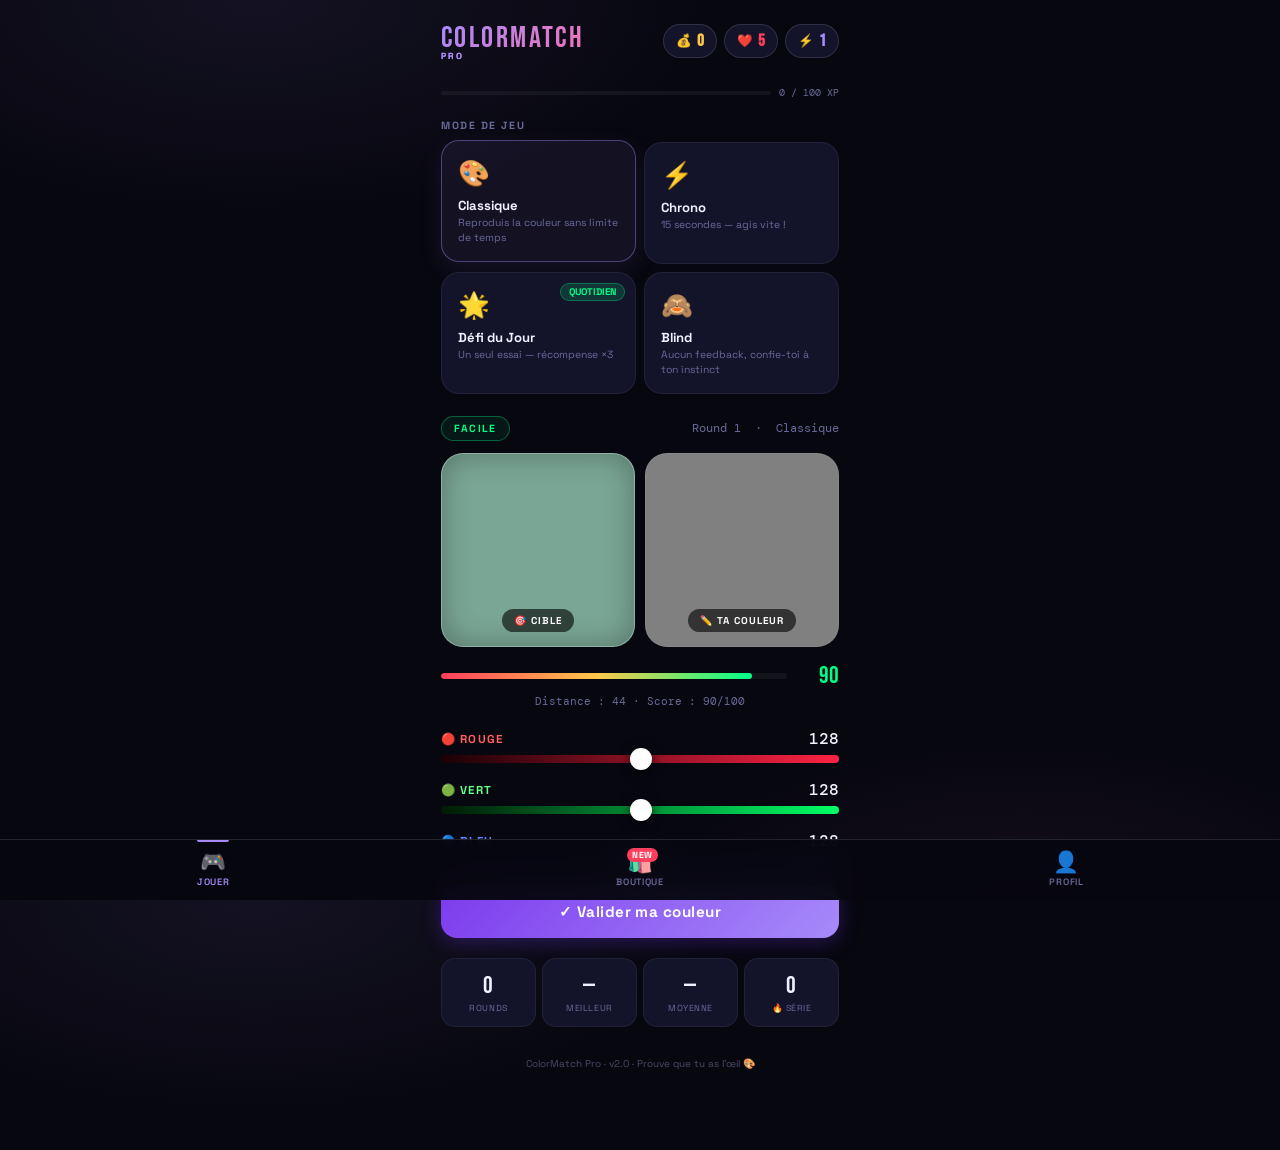
<file: ColorMatch.html>
<!DOCTYPE html>
<html lang="fr">
<head>
<meta charset="UTF-8"/>
<meta name="viewport" content="width=device-width, initial-scale=1.0, maximum-scale=1.0, user-scalable=no"/>
<title>ColorMatch Pro</title>
<link href="https://fonts.googleapis.com/css2?family=Bebas+Neue&family=Space+Grotesk:wght@300;400;500;600;700&family=DM+Mono:wght@400;500&display=swap" rel="stylesheet"/>
<style>
:root{
  --bg:#070710; --surface:#0f0f1e; --card:#13132a; --card2:#1a1a35;
  --border:rgba(255,255,255,0.06); --border2:rgba(255,255,255,0.12);
  --text:#f0f0ff; --muted:#4a4a6a; --muted2:#6a6a9a;
  --gold:#ffc84a; --green:#00ff88; --red:#ff3d5c; --blue:#4a9fff;
  --purple:#a78bfa; --pink:#f472b6; --orange:#fb923c;
  --glow-purple:rgba(167,139,250,0.15);
  --glow-green:rgba(0,255,136,0.15);
}
*,*::before,*::after{box-sizing:border-box;margin:0;padding:0;-webkit-tap-highlight-color:transparent}
html{height:100%;overflow-x:hidden}
body{
  background:var(--bg);color:var(--text);
  font-family:'Space Grotesk',sans-serif;
  min-height:100vh;display:flex;flex-direction:column;align-items:center;
  padding:0;overflow-x:hidden;
  background-image:
    radial-gradient(ellipse 60% 40% at 20% 0%,rgba(167,139,250,0.08) 0%,transparent 60%),
    radial-gradient(ellipse 50% 30% at 80% 100%,rgba(244,114,182,0.06) 0%,transparent 60%);
}

/* ─── NAVIGATION TABS ─── */
.nav-bar{
  position:fixed;bottom:0;left:0;right:0;
  background:rgba(7,7,16,0.95);
  backdrop-filter:blur(20px);
  border-top:1px solid var(--border2);
  display:flex;align-items:stretch;
  padding:0 0 env(safe-area-inset-bottom,0);
  z-index:100;
}
.nav-tab{
  flex:1;display:flex;flex-direction:column;align-items:center;
  justify-content:center;gap:3px;padding:12px 4px;
  cursor:pointer;border:none;background:none;
  color:var(--muted2);font-family:'Space Grotesk',sans-serif;
  font-size:.58rem;font-weight:600;letter-spacing:.08em;text-transform:uppercase;
  transition:color .2s;position:relative;
}
.nav-tab.active{color:var(--purple)}
.nav-tab .n-icon{font-size:1.3rem;line-height:1}
.nav-tab.active::before{
  content:'';position:absolute;top:0;left:50%;transform:translateX(-50%);
  width:32px;height:2px;background:var(--purple);border-radius:0 0 4px 4px;
}
.nav-badge{
  position:absolute;top:8px;right:calc(50% - 18px);
  background:var(--red);color:#fff;font-size:.55rem;font-weight:700;
  padding:1px 5px;border-radius:100px;min-width:16px;text-align:center;
}

/* ─── SCREENS ─── */
.screen{
  width:100%;max-width:430px;min-height:100vh;
  padding:0 16px calc(80px + env(safe-area-inset-bottom,0));
  display:none;flex-direction:column;align-items:center;
}
.screen.active{display:flex}

/* ─── HEADER ─── */
.top-bar{
  width:100%;display:flex;align-items:center;
  justify-content:space-between;
  padding:20px 0 16px;
  margin-bottom:8px;
}
.logo{
  font-family:'Bebas Neue',sans-serif;font-size:1.9rem;
  letter-spacing:.08em;
  background:linear-gradient(135deg,#a78bfa,#f472b6);
  -webkit-background-clip:text;-webkit-text-fill-color:transparent;
  background-clip:text;
}
.logo small{
  font-family:'Space Grotesk',sans-serif;font-size:.55rem;
  letter-spacing:.2em;color:var(--purple);
  -webkit-text-fill-color:var(--purple);
  font-weight:700;display:block;margin-top:-6px;
}
.hud-row{display:flex;gap:7px}
.hud-chip{
  display:flex;align-items:center;gap:5px;
  background:var(--card);border:1px solid var(--border2);
  padding:6px 12px;border-radius:100px;
  font-size:.78rem;font-weight:700;cursor:pointer;
  transition:border-color .2s;
}
.hud-chip:hover{border-color:rgba(255,255,255,0.2)}
.hud-chip span{font-family:'Bebas Neue',sans-serif;font-size:1.05rem}
.gold-v{color:var(--gold)}
.life-v{color:var(--red)}

/* ─── XP BAR ─── */
.xp-wrap{
  width:100%;display:flex;align-items:center;gap:8px;
  margin-bottom:20px;
}
.xp-bar-bg{flex:1;height:4px;background:rgba(255,255,255,0.05);border-radius:100px;overflow:hidden}
.xp-bar-fill{
  height:100%;border-radius:100px;
  background:linear-gradient(90deg,#7c3aed,#a78bfa,#f472b6);
  transition:width .6s cubic-bezier(.4,0,.2,1);
}
.xp-txt{font-size:.65rem;color:var(--muted2);white-space:nowrap;font-family:'DM Mono',monospace}

/* ─── MODE SELECTOR ─── */
.mode-section{width:100%;margin-bottom:22px}
.section-title{
  font-size:.65rem;font-weight:700;letter-spacing:.15em;text-transform:uppercase;
  color:var(--muted2);margin-bottom:10px;
}
.mode-grid{display:grid;grid-template-columns:1fr 1fr;gap:8px}
.mode-card{
  background:var(--card);border:1px solid var(--border);
  border-radius:18px;padding:16px;cursor:pointer;
  transition:border-color .2s,transform .15s,box-shadow .2s;
  position:relative;overflow:hidden;
}
.mode-card:hover,.mode-card.selected{
  border-color:rgba(167,139,250,0.4);
  transform:translateY(-2px);
  box-shadow:0 8px 24px rgba(167,139,250,0.1);
}
.mode-card.selected{background:rgba(167,139,250,0.08)}
.mode-card.locked-mode{opacity:.5;cursor:not-allowed}
.mode-card.locked-mode:hover{transform:none;border-color:var(--border)}
.mode-ico{font-size:1.6rem;margin-bottom:8px}
.mode-name{font-size:.82rem;font-weight:700;margin-bottom:2px}
.mode-desc{font-size:.65rem;color:var(--muted2);line-height:1.4}
.mode-lock{
  position:absolute;top:10px;right:10px;
  background:var(--card2);border:1px solid var(--border);
  border-radius:100px;padding:2px 8px;font-size:.6rem;
  color:var(--gold);font-weight:700;
}
.mode-daily-badge{
  position:absolute;top:10px;right:10px;
  background:rgba(0,255,136,0.15);border:1px solid rgba(0,255,136,0.3);
  border-radius:100px;padding:2px 8px;font-size:.6rem;
  color:var(--green);font-weight:700;
}

/* ─── DIFF BADGE ─── */
.diff-row{
  width:100%;display:flex;align-items:center;justify-content:space-between;
  margin-bottom:12px;
}
.diff-tag{
  font-size:.65rem;font-weight:700;letter-spacing:.12em;text-transform:uppercase;
  padding:5px 12px;border-radius:100px;border:1px solid;
}
.round-tag{font-size:.72rem;color:var(--muted2);font-family:'DM Mono',monospace}

/* ─── ARENA ─── */
.arena{
  width:100%;display:grid;grid-template-columns:1fr 1fr;
  gap:10px;margin-bottom:14px;
}
.color-block{
  border-radius:22px;aspect-ratio:1;
  border:1px solid var(--border);
  display:flex;flex-direction:column;
  align-items:center;justify-content:flex-end;
  padding:14px;overflow:hidden;position:relative;
  transition:border-color .3s,box-shadow .3s;
}
.color-block.target-glow{
  border-color:rgba(255,255,255,0.15);
  box-shadow:inset 0 0 30px rgba(0,0,0,0.3);
}
.color-label{
  font-size:.62rem;font-weight:700;letter-spacing:.1em;text-transform:uppercase;
  background:rgba(0,0,0,.6);backdrop-filter:blur(8px);
  padding:5px 12px;border-radius:100px;color:#fff;
}
.hidden-tile{
  position:absolute;inset:0;
  background:repeating-linear-gradient(45deg,#0f0f1e 0,#0f0f1e 8px,#13132a 8px,#13132a 16px);
  display:flex;align-items:center;justify-content:center;
  font-size:1.6rem;border-radius:22px;
}
/* ─── TIMER BAR ─── */
.timer-wrap{
  width:100%;display:flex;align-items:center;gap:8px;margin-bottom:8px;
}
.timer-bar-bg{flex:1;height:6px;background:rgba(255,255,255,0.05);border-radius:100px;overflow:hidden}
.timer-bar-fill{
  height:100%;border-radius:100px;
  background:linear-gradient(90deg,#ff3d5c,#ffc84a,#00ff88);
  transition:width .1s linear;transform-origin:right;
}
.timer-num{font-family:'Bebas Neue',sans-serif;font-size:1.3rem;min-width:28px;text-align:right}

/* ─── SCORE LIVE ─── */
.score-row{
  width:100%;display:flex;align-items:center;gap:10px;
  margin-bottom:4px;
}
.diff-bar-bg{flex:1;height:6px;background:rgba(255,255,255,0.05);border-radius:100px;overflow:hidden}
.diff-bar-fill{
  height:100%;border-radius:100px;
  background:linear-gradient(90deg,#ff3d5c,#ffc84a,#00ff88);
  transition:width .1s ease;
}
.score-live-num{
  font-family:'Bebas Neue',sans-serif;font-size:1.5rem;
  min-width:42px;text-align:right;transition:color .2s;
}
.score-hint{
  font-size:.7rem;color:var(--muted2);text-align:center;
  width:100%;margin-bottom:20px;font-family:'DM Mono',monospace;
}

/* ─── SLIDERS ─── */
.sliders{width:100%;display:flex;flex-direction:column;gap:16px;margin-bottom:20px}
.slider-row{display:flex;flex-direction:column;gap:6px}
.slider-head{display:flex;justify-content:space-between;align-items:center}
.s-name{font-size:.72rem;font-weight:700;letter-spacing:.1em;text-transform:uppercase}
.s-val{font-family:'DM Mono',monospace;font-size:1rem;font-weight:500;min-width:36px;text-align:right}
.slider-locked{
  height:10px;border-radius:100px;
  background:repeating-linear-gradient(90deg,#13132a 0,#13132a 8px,#1a1a35 8px,#1a1a35 16px);
  display:flex;align-items:center;justify-content:center;
  font-size:.6rem;color:var(--muted);letter-spacing:.08em;
}
input[type=range]{
  -webkit-appearance:none;appearance:none;
  width:100%;height:8px;border-radius:100px;outline:none;cursor:pointer;
}
#sl-r{background:linear-gradient(90deg,#1a0005,#ff2244)}
#sl-g{background:linear-gradient(90deg,#001a05,#00ff66)}
#sl-b{background:linear-gradient(90deg,#00051a,#2244ff)}
input[type=range]::-webkit-slider-thumb{
  -webkit-appearance:none;width:22px;height:22px;
  border-radius:50%;background:#fff;
  box-shadow:0 2px 12px rgba(0,0,0,.8);
  border:2px solid rgba(255,255,255,.3);
  transition:transform .1s;
}
input[type=range]:active::-webkit-slider-thumb{transform:scale(1.2)}

/* ─── BTN VALIDER ─── */
.btn-validate{
  width:100%;
  background:linear-gradient(135deg,#7c3aed,#a78bfa);
  color:#fff;font-family:'Space Grotesk',sans-serif;
  font-weight:700;font-size:.95rem;letter-spacing:.03em;
  padding:17px;border:none;border-radius:16px;cursor:pointer;
  transition:transform .15s,opacity .15s,box-shadow .15s;
  margin-bottom:20px;
  box-shadow:0 4px 20px rgba(124,58,237,0.3);
}
.btn-validate:hover{transform:translateY(-2px);box-shadow:0 8px 28px rgba(124,58,237,0.4)}
.btn-validate:disabled{opacity:.25;cursor:not-allowed;transform:none;box-shadow:none}

/* ─── RESULT CARD ─── */
.result-card{
  display:none;width:100%;
  background:var(--card);border:1px solid var(--border2);
  border-radius:24px;padding:28px 22px;
  margin-bottom:18px;text-align:center;
  animation:slideUp .35s cubic-bezier(.34,1.56,.64,1);
}
.result-card.show{display:block}
@keyframes slideUp{from{opacity:0;transform:translateY(16px) scale(.97)}to{opacity:1;transform:none}}
.r-emoji{font-size:2.8rem;margin-bottom:6px}
.r-score{
  font-family:'Bebas Neue',sans-serif;font-size:5.5rem;line-height:1;
  background:linear-gradient(135deg,#a78bfa,#f472b6);
  -webkit-background-clip:text;-webkit-text-fill-color:transparent;background-clip:text;
}
.r-pts{font-size:.72rem;color:var(--muted2);margin-bottom:10px;font-family:'DM Mono',monospace}
.r-msg{font-size:1rem;font-weight:700;margin-bottom:2px}
.r-sub{font-size:.8rem;color:var(--muted2);margin-bottom:16px}
.r-gains{display:flex;gap:8px;justify-content:center;flex-wrap:wrap;margin-bottom:18px}
.r-gain-pill{
  display:flex;align-items:center;gap:5px;
  background:var(--card2);border:1px solid var(--border2);
  padding:7px 14px;border-radius:100px;
  font-size:.78rem;font-weight:700;
}
.r-swatches{display:flex;gap:16px;justify-content:center;margin-bottom:16px}
.sw-wrap{display:flex;flex-direction:column;align-items:center;gap:5px}
.sw{width:54px;height:54px;border-radius:14px;border:2px solid rgba(255,255,255,.1)}
.sw-lbl{font-size:.58rem;color:var(--muted2)}
.sw-hex{font-size:.6rem;font-family:'DM Mono',monospace;color:var(--muted2)}
.btn-next{
  width:100%;
  background:var(--card2);color:var(--text);
  font-family:'Space Grotesk',sans-serif;font-weight:700;font-size:.88rem;
  padding:14px;border:1px solid var(--border2);border-radius:14px;
  cursor:pointer;transition:background .2s,border-color .2s;
}
.btn-next:hover{background:#1a1a40;border-color:rgba(167,139,250,0.3)}

/* ─── STREAK BADGE ─── */
.streak-row{
  width:100%;display:flex;align-items:center;justify-content:center;
  gap:10px;margin-bottom:16px;
}
.streak-badge{
  display:flex;align-items:center;gap:6px;
  background:rgba(251,146,60,0.1);border:1px solid rgba(251,146,60,0.3);
  padding:7px 16px;border-radius:100px;font-size:.8rem;font-weight:700;
  color:var(--orange);
}
.streak-num{font-family:'Bebas Neue',sans-serif;font-size:1.2rem}

/* ─── STATS SESSION ─── */
.session-stats{
  width:100%;display:grid;grid-template-columns:repeat(4,1fr);gap:6px;
  margin-bottom:20px;
}
.stat-box{
  background:var(--card);border:1px solid var(--border);
  border-radius:14px;padding:12px 8px;text-align:center;
}
.stat-num{font-family:'Bebas Neue',sans-serif;font-size:1.5rem;letter-spacing:.04em}
.stat-lbl{font-size:.55rem;color:var(--muted2);margin-top:2px;letter-spacing:.06em;text-transform:uppercase}

/* ─── BOUTIQUE ─── */
.shop-hero{
  width:100%;background:linear-gradient(135deg,rgba(124,58,237,0.2),rgba(244,114,182,0.1));
  border:1px solid rgba(167,139,250,0.2);border-radius:22px;
  padding:24px;margin-bottom:20px;text-align:center;
}
.shop-hero h2{font-family:'Bebas Neue',sans-serif;font-size:2rem;letter-spacing:.06em;margin-bottom:4px}
.shop-hero p{font-size:.78rem;color:var(--muted2)}

.shop-section{width:100%;margin-bottom:24px}
.shop-section-title{
  font-size:.65rem;font-weight:700;letter-spacing:.15em;text-transform:uppercase;
  color:var(--muted2);margin-bottom:10px;display:flex;align-items:center;gap:8px;
}
.shop-section-title::after{
  content:'';flex:1;height:1px;background:var(--border);
}

.iap-grid{display:grid;grid-template-columns:1fr 1fr;gap:8px}
.iap-card{
  background:var(--card);border:1px solid var(--border);
  border-radius:18px;padding:18px;cursor:pointer;
  transition:transform .15s,border-color .2s,box-shadow .2s;
  text-align:center;position:relative;overflow:hidden;
}
.iap-card:hover{transform:translateY(-3px);border-color:rgba(167,139,250,0.3);box-shadow:0 10px 30px rgba(0,0,0,0.3)}
.iap-card.featured{
  border-color:rgba(252,211,77,0.4);
  background:linear-gradient(135deg,rgba(252,211,77,0.05),var(--card));
  grid-column:1/-1;
}
.iap-badge{
  position:absolute;top:12px;right:12px;
  background:linear-gradient(135deg,#fbbf24,#f59e0b);
  color:#000;font-size:.55rem;font-weight:800;letter-spacing:.08em;
  padding:3px 8px;border-radius:100px;
}
.iap-ico{font-size:2rem;margin-bottom:8px}
.iap-name{font-size:.85rem;font-weight:700;margin-bottom:4px}
.iap-desc{font-size:.68rem;color:var(--muted2);margin-bottom:12px;line-height:1.4}
.iap-price{
  background:linear-gradient(135deg,#7c3aed,#a78bfa);
  color:#fff;font-weight:700;font-size:.85rem;
  padding:9px 20px;border-radius:100px;border:none;
  cursor:pointer;font-family:'Space Grotesk',sans-serif;
  transition:opacity .2s,transform .15s;width:100%;
}
.iap-price:hover{opacity:.9;transform:scale(1.02)}
.iap-price.owned{
  background:rgba(0,255,136,0.1);color:var(--green);
  border:1px solid rgba(0,255,136,0.3);cursor:default;
}
.iap-price:hover.owned{transform:none}

/* ─── SKIN GRID ─── */
.skin-grid{display:grid;grid-template-columns:repeat(3,1fr);gap:8px}
.skin-card{
  background:var(--card);border:1px solid var(--border);
  border-radius:14px;padding:12px;text-align:center;cursor:pointer;
  transition:border-color .2s,transform .15s;
}
.skin-card:hover{transform:translateY(-2px)}
.skin-card.active-skin{border-color:var(--purple);background:rgba(167,139,250,0.08)}
.skin-preview{height:48px;border-radius:10px;margin-bottom:8px;position:relative;overflow:hidden}
.skin-name{font-size:.65rem;font-weight:700;letter-spacing:.06em}
.skin-lock{font-size:.7rem;color:var(--gold)}

/* ─── PROFIL ─── */
.profile-hero{
  width:100%;background:var(--card);border:1px solid var(--border2);
  border-radius:24px;padding:28px;text-align:center;margin-bottom:16px;
}
.profile-avatar{
  width:72px;height:72px;border-radius:50%;
  background:linear-gradient(135deg,#7c3aed,#f472b6);
  margin:0 auto 12px;display:flex;align-items:center;justify-content:center;
  font-size:2rem;border:3px solid rgba(167,139,250,0.3);
}
.profile-name{font-family:'Bebas Neue',sans-serif;font-size:1.6rem;letter-spacing:.06em;margin-bottom:2px}
.profile-title{
  font-size:.7rem;font-weight:700;letter-spacing:.12em;text-transform:uppercase;
  padding:4px 12px;border-radius:100px;display:inline-block;margin-bottom:16px;
}
.profile-stats{
  display:grid;grid-template-columns:repeat(3,1fr);gap:1px;
  background:var(--border);border-radius:14px;overflow:hidden;
}
.p-stat{background:var(--card);padding:16px 8px;text-align:center}
.p-stat-num{font-family:'Bebas Neue',sans-serif;font-size:1.6rem}
.p-stat-lbl{font-size:.58rem;color:var(--muted2);letter-spacing:.06em;text-transform:uppercase}

.achievement-list{width:100%;display:flex;flex-direction:column;gap:8px;margin-bottom:20px}
.ach-card{
  background:var(--card);border:1px solid var(--border);
  border-radius:14px;padding:14px;display:flex;align-items:center;gap:14px;
}
.ach-card.locked-ach{opacity:.4}
.ach-ico{font-size:1.6rem;width:44px;height:44px;background:var(--card2);border-radius:12px;display:flex;align-items:center;justify-content:center;flex-shrink:0}
.ach-info{flex:1}
.ach-name{font-size:.82rem;font-weight:700;margin-bottom:2px}
.ach-desc{font-size:.68rem;color:var(--muted2)}
.ach-reward{font-size:.7rem;color:var(--gold);font-weight:700}

/* ─── LEADERBOARD ─── */
.lb-list{width:100%;display:flex;flex-direction:column;gap:6px}
.lb-row{
  background:var(--card);border:1px solid var(--border);
  border-radius:14px;padding:12px 16px;
  display:flex;align-items:center;gap:12px;
}
.lb-row.lb-me{border-color:rgba(167,139,250,0.35);background:rgba(167,139,250,0.06)}
.lb-rank{font-family:'Bebas Neue',sans-serif;font-size:1.3rem;width:28px;text-align:center}
.lb-rank.gold{color:var(--gold)}
.lb-rank.silver{color:#a0aec0}
.lb-rank.bronze{color:#c47c3e}
.lb-av{width:36px;height:36px;border-radius:50%;display:flex;align-items:center;justify-content:center;font-size:1.1rem;flex-shrink:0}
.lb-info{flex:1}
.lb-name{font-size:.82rem;font-weight:700}
.lb-sub{font-size:.65rem;color:var(--muted2)}
.lb-score{font-family:'Bebas Neue',sans-serif;font-size:1.4rem;color:var(--purple)}

/* ─── OVERLAYS ─── */
.overlay{
  position:fixed;inset:0;background:rgba(0,0,0,.8);
  backdrop-filter:blur(10px);z-index:200;
  opacity:0;pointer-events:none;transition:opacity .3s;
  display:flex;align-items:center;justify-content:center;padding:20px;
}
.overlay.show{opacity:1;pointer-events:auto}
.modal{
  background:var(--card);border:1px solid var(--border2);
  border-radius:28px;padding:32px 24px;width:100%;max-width:360px;
  text-align:center;
  transform:scale(.9) translateY(10px);transition:transform .3s cubic-bezier(.34,1.56,.64,1);
}
.overlay.show .modal{transform:none}
.modal h2{font-family:'Bebas Neue',sans-serif;font-size:2.2rem;letter-spacing:.06em;margin-bottom:6px}
.modal p{font-size:.82rem;color:var(--muted2);margin-bottom:20px;line-height:1.5}
.modal-badge{
  font-size:.7rem;font-weight:700;letter-spacing:.1em;text-transform:uppercase;
  padding:6px 16px;border-radius:100px;display:inline-block;margin-bottom:16px;
}
.modal-btn{
  width:100%;background:linear-gradient(135deg,#7c3aed,#a78bfa);
  color:#fff;font-family:'Space Grotesk',sans-serif;font-weight:700;
  font-size:.9rem;padding:15px;border:none;border-radius:14px;cursor:pointer;
  transition:opacity .2s,transform .15s;margin-bottom:8px;
}
.modal-btn:hover{opacity:.9;transform:translateY(-1px)}
.modal-btn.secondary{
  background:var(--card2);color:var(--text);
  border:1px solid var(--border2);
}
.modal-close{
  font-size:.75rem;color:var(--muted2);cursor:pointer;
  margin-top:8px;display:inline-block;
}

/* ─── PURCHASE MODAL ─── */
.purchase-product{
  background:var(--card2);border:1px solid var(--border2);
  border-radius:18px;padding:20px;margin-bottom:20px;
}
.pp-ico{font-size:3rem;margin-bottom:8px}
.pp-name{font-size:1rem;font-weight:700;margin-bottom:4px}
.pp-desc{font-size:.75rem;color:var(--muted2);line-height:1.4}
.pp-price-big{
  font-family:'Bebas Neue',sans-serif;font-size:2.5rem;
  color:var(--gold);margin:12px 0 4px;
}
.pp-legal{font-size:.6rem;color:var(--muted);line-height:1.4;margin-top:8px}

/* ─── NO LIVES MODAL ─── */
.no-lives-timer{
  font-family:'DM Mono',monospace;font-size:1rem;
  color:var(--orange);margin-bottom:16px;
}

/* ─── TOAST ─── */
.toast{
  position:fixed;top:20px;left:50%;transform:translateX(-50%) translateY(-80px);
  background:var(--card);border:1px solid var(--border2);
  border-radius:14px;padding:12px 20px;
  font-size:.82rem;font-weight:600;
  transition:transform .35s cubic-bezier(.34,1.56,.64,1),opacity .3s;
  z-index:300;white-space:nowrap;opacity:0;
}
.toast.show{transform:translateX(-50%) translateY(0);opacity:1}

footer{
  width:100%;max-width:430px;text-align:center;
  font-size:.62rem;color:var(--muted);
  padding:10px 16px 0;
}

/* ─── CONFETTI ─── */
.confetti-wrap{position:fixed;inset:0;pointer-events:none;z-index:250;overflow:hidden}
.conf-dot{
  position:absolute;width:8px;height:8px;border-radius:50%;
  animation:confDrop 1.2s ease-in forwards;
}
@keyframes confDrop{
  0%{transform:translateY(-10px) rotate(0deg);opacity:1}
  100%{transform:translateY(110vh) rotate(720deg);opacity:0}
}

/* ─── DAILY CHALLENGE SPECIFICS ─── */
.daily-card{
  width:100%;background:linear-gradient(135deg,rgba(0,255,136,0.08),rgba(0,255,136,0.02));
  border:1px solid rgba(0,255,136,0.2);border-radius:22px;padding:20px;
  margin-bottom:16px;
}
.daily-card h3{font-size:.9rem;font-weight:700;color:var(--green);margin-bottom:4px}
.daily-card p{font-size:.75rem;color:var(--muted2)}
.daily-countdown{
  font-family:'DM Mono',monospace;font-size:1rem;
  color:var(--green);margin-top:8px;
}

/* ─── ANIMATIONS ─── */
@keyframes pulse{
  0%,100%{transform:scale(1)}50%{transform:scale(1.05)}
}
.pulse{animation:pulse .5s ease}
@keyframes shake{
  0%,100%{transform:translateX(0)}25%{transform:translateX(-6px)}75%{transform:translateX(6px)}
}
</style>
</head>
<body>

<!-- ═══════════ OVERLAYS ═══════════ -->
<div class="overlay" id="ov-levelup">
  <div class="modal">
    <div style="font-size:3rem;margin-bottom:8px">🎉</div>
    <h2>NIVEAU <span id="toast-lvl"></span> !</h2>
    <p>Tu progresses — la difficulté évolue et de nouvelles récompenses t'attendent.</p>
    <div class="modal-badge" id="toast-diff-tag"></div>
    <br/>
    <button class="modal-btn" onclick="closeOverlay('ov-levelup')">Continuer →</button>
  </div>
</div>

<div class="overlay" id="ov-purchase">
  <div class="modal">
    <div class="purchase-product">
      <div class="pp-ico" id="pp-ico">💎</div>
      <div class="pp-name" id="pp-name">Pack Gemmes</div>
      <div class="pp-desc" id="pp-desc">Description</div>
      <div class="pp-price-big" id="pp-price">1,99 €</div>
    </div>
    <button class="modal-btn" id="pp-confirm-btn" onclick="confirmPurchase()">Acheter maintenant</button>
    <button class="modal-btn secondary" onclick="closeOverlay('ov-purchase')">Annuler</button>
    <p class="pp-legal">En appuyant sur « Acheter maintenant », vous confirmez cet achat. Les achats intégrés sont définitifs et soumis aux CGU. Paiement via votre compte Google Play.</p>
  </div>
</div>

<div class="overlay" id="ov-nolives">
  <div class="modal">
    <div style="font-size:3rem;margin-bottom:8px">❤️</div>
    <h2>Plus de vies !</h2>
    <p>Tu as épuisé tes vies. Attends qu'elles se rechargent ou obtiens-en instantanément.</p>
    <div class="no-lives-timer" id="lives-timer">Prochaine vie dans 00:00</div>
    <button class="modal-btn" onclick="buyLivesFromModal()">💎 Recharger tout (1,99 €)</button>
    <button class="modal-btn secondary" onclick="closeOverlay('ov-nolives');showScreen('shop')">Voir la boutique</button>
    <span class="modal-close" onclick="closeOverlay('ov-nolives')">Continuer à regarder les pubs →</span>
  </div>
</div>

<div class="overlay" id="ov-achievement">
  <div class="modal">
    <div style="font-size:3rem;margin-bottom:10px" id="ach-ico-big">🏅</div>
    <h2>SUCCÈS DÉBLOQUÉ !</h2>
    <div style="font-size:1rem;font-weight:700;margin-bottom:4px" id="ach-name-big"></div>
    <p id="ach-desc-big"></p>
    <div class="r-gains" id="ach-reward-big" style="justify-content:center;margin-bottom:16px"></div>
    <button class="modal-btn" onclick="closeOverlay('ov-achievement')">Super !</button>
  </div>
</div>

<!-- TOAST -->
<div class="toast" id="toast-notif"></div>

<!-- CONFETTI -->
<div class="confetti-wrap" id="confetti-wrap"></div>

<!-- ═══════════ SCREEN: JOUER ═══════════ -->
<div class="screen active" id="screen-play">

  <div class="top-bar">
    <div class="logo">ColorMatch<small>PRO</small></div>
    <div class="hud-row">
      <div class="hud-chip" onclick="showScreen('shop')">
        💰 <span class="hud-val gold-v" id="hud-coins">0</span>
      </div>
      <div class="hud-chip" id="lives-chip" onclick="openNoLivesModal()">
        ❤️ <span class="hud-val life-v" id="hud-lives">5</span>
      </div>
      <div class="hud-chip">
        ⚡ <span class="hud-val" style="color:var(--purple)" id="hud-lvl">1</span>
      </div>
    </div>
  </div>

  <div class="xp-wrap">
    <div class="xp-bar-bg"><div class="xp-bar-fill" id="xp-fill" style="width:0%"></div></div>
    <div class="xp-txt" id="xp-label">0 / 100 XP</div>
  </div>

  <!-- Mode selector -->
  <div class="mode-section">
    <div class="section-title">Mode de jeu</div>
    <div class="mode-grid">
      <div class="mode-card selected" id="mode-classic" onclick="selectMode('classic')">
        <div class="mode-ico">🎨</div>
        <div class="mode-name">Classique</div>
        <div class="mode-desc">Reproduis la couleur sans limite de temps</div>
      </div>
      <div class="mode-card" id="mode-chrono" onclick="selectMode('chrono')">
        <div class="mode-ico">⚡</div>
        <div class="mode-name">Chrono</div>
        <div class="mode-desc">15 secondes — agis vite !</div>
      </div>
      <div class="mode-card" id="mode-daily" onclick="selectMode('daily')">
        <div class="mode-daily-badge">QUOTIDIEN</div>
        <div class="mode-ico">🌟</div>
        <div class="mode-name">Défi du Jour</div>
        <div class="mode-desc">Un seul essai — récompense ×3</div>
      </div>
      <div class="mode-card" id="mode-blind" onclick="selectMode('blind')">
        <div class="mode-ico">🙈</div>
        <div class="mode-name">Blind</div>
        <div class="mode-desc">Aucun feedback, confie-toi à ton instinct</div>
      </div>
    </div>
  </div>

  <div class="diff-row">
    <div class="diff-tag" id="diff-tag">Facile</div>
    <div class="round-tag">Round <span id="round-num">1</span> &nbsp;·&nbsp; <span id="mode-tag">Classique</span></div>
  </div>

  <!-- Streak -->
  <div class="streak-row" id="streak-row" style="display:none">
    <div class="streak-badge">🔥 Série <span class="streak-num" id="streak-num">0</span></div>
  </div>

  <!-- Arena -->
  <div class="arena">
    <div class="color-block target-glow" id="target-block">
      <span class="color-label">🎯 Cible</span>
    </div>
    <div class="color-block" id="attempt-block">
      <span class="color-label">✏️ Ta couleur</span>
    </div>
  </div>

  <!-- Timer (chrono mode) -->
  <div class="timer-wrap" id="timer-wrap" style="display:none">
    <div class="timer-bar-bg"><div class="timer-bar-fill" id="timer-fill" style="width:100%"></div></div>
    <div class="timer-num" id="timer-num">15</div>
  </div>

  <!-- Score live -->
  <div class="score-row">
    <div class="diff-bar-bg"><div class="diff-bar-fill" id="diff-fill" style="width:50%"></div></div>
    <div class="score-live-num" id="live-score">50</div>
  </div>
  <div class="score-hint" id="score-hint">Ajuste les sliders pour te rapprocher</div>

  <!-- Sliders -->
  <div class="sliders" id="sliders-wrap">
    <div class="slider-row" id="row-r">
      <div class="slider-head">
        <span class="s-name" style="color:#ff6060">🔴 Rouge</span>
        <span class="s-val" id="val-r">128</span>
      </div>
      <input type="range" id="sl-r" min="0" max="255" value="128"/>
    </div>
    <div class="slider-row" id="row-g">
      <div class="slider-head">
        <span class="s-name" style="color:#60ff88">🟢 Vert</span>
        <span class="s-val" id="val-g">128</span>
      </div>
      <input type="range" id="sl-g" min="0" max="255" value="128"/>
    </div>
    <div class="slider-row" id="row-b">
      <div class="slider-head">
        <span class="s-name" style="color:#6088ff">🔵 Bleu</span>
        <span class="s-val" id="val-b">128</span>
      </div>
      <input type="range" id="sl-b" min="0" max="255" value="128"/>
    </div>
  </div>

  <button class="btn-validate" id="btn-val" onclick="valider()">✓ Valider ma couleur</button>

  <!-- Result -->
  <div class="result-card" id="result-card">
    <div class="r-emoji" id="r-emoji"></div>
    <div class="r-score" id="r-score"></div>
    <div class="r-pts">/ 100 points</div>
    <div class="r-msg" id="r-msg"></div>
    <div class="r-sub" id="r-sub"></div>
    <div class="r-gains" id="r-gains"></div>
    <div class="r-swatches">
      <div class="sw-wrap"><div class="sw" id="sw-t"></div><div class="sw-lbl">Cible</div><div class="sw-hex" id="sw-t-hex"></div></div>
      <div class="sw-wrap"><div class="sw" id="sw-a"></div><div class="sw-lbl">Ta couleur</div><div class="sw-hex" id="sw-a-hex"></div></div>
    </div>
    <button class="btn-next" id="btn-next-round" onclick="nextRound()">Prochain round →</button>
  </div>

  <!-- Stats -->
  <div class="session-stats">
    <div class="stat-box"><div class="stat-num" id="stat-rounds">0</div><div class="stat-lbl">Rounds</div></div>
    <div class="stat-box"><div class="stat-num" id="stat-best">—</div><div class="stat-lbl">Meilleur</div></div>
    <div class="stat-box"><div class="stat-num" id="stat-avg">—</div><div class="stat-lbl">Moyenne</div></div>
    <div class="stat-box"><div class="stat-num" id="stat-streak">0</div><div class="stat-lbl">🔥 Série</div></div>
  </div>

  <footer>ColorMatch Pro · v2.0 · Prouve que tu as l'œil 🎨</footer>
</div>

<!-- ═══════════ SCREEN: BOUTIQUE ═══════════ -->
<div class="screen" id="screen-shop">

  <div class="top-bar">
    <div class="logo">Boutique<small>ACHATS</small></div>
    <div class="hud-row">
      <div class="hud-chip">💰 <span class="gold-v" style="font-family:'Bebas Neue';font-size:1.05rem" id="shop-coins">0</span></div>
    </div>
  </div>

  <div class="shop-hero">
    <h2>🛍️ Boutique</h2>
    <p>Achète des pièces, des vies et des skins exclusifs pour améliorer ton expérience</p>
  </div>

  <!-- ACHATS IN-APP -->
  <div class="shop-section">
    <div class="shop-section-title">💎 Packs de pièces</div>
    <div class="iap-grid">
      <div class="iap-card featured" onclick="openPurchase('coins_big')">
        <div class="iap-badge">⭐ POPULAIRE</div>
        <div class="iap-ico">💰💰💰</div>
        <div class="iap-name">Pack Explorateur</div>
        <div class="iap-desc">1 000 pièces pour débloquer des skins et boosts</div>
        <button class="iap-price" id="btn-coins_big">0,99 €</button>
      </div>
      <div class="iap-card" onclick="openPurchase('coins_pro')">
        <div class="iap-ico">💎</div>
        <div class="iap-name">Pack Pro</div>
        <div class="iap-desc">3 500 pièces + bonus XP ×2 (24h)</div>
        <button class="iap-price" id="btn-coins_pro">2,49 €</button>
      </div>
      <div class="iap-card" onclick="openPurchase('coins_mega')">
        <div class="iap-ico">🏆</div>
        <div class="iap-name">Pack Légende</div>
        <div class="iap-desc">10 000 pièces + tous les skins Saison 1</div>
        <button class="iap-price" id="btn-coins_mega">5,99 €</button>
      </div>
    </div>
  </div>

  <div class="shop-section">
    <div class="shop-section-title">❤️ Vies & Boosts</div>
    <div class="iap-grid">
      <div class="iap-card" onclick="openPurchase('lives_refill')">
        <div class="iap-ico">❤️</div>
        <div class="iap-name">Recharge de vies</div>
        <div class="iap-desc">5 vies instantanément</div>
        <button class="iap-price" id="btn-lives_refill">1,99 €</button>
      </div>
      <div class="iap-card" onclick="openPurchase('lives_infinite')">
        <div class="iap-ico">♾️</div>
        <div class="iap-name">Vies infinies</div>
        <div class="iap-desc">72 heures de jeu sans limite</div>
        <button class="iap-price" id="btn-lives_infinite">3,49 €</button>
      </div>
      <div class="iap-card" onclick="openPurchase('xp_boost')">
        <div class="iap-ico">⚡</div>
        <div class="iap-name">Boost XP ×3</div>
        <div class="iap-desc">Triple ton XP pendant 48h</div>
        <button class="iap-price" id="btn-xp_boost">1,49 €</button>
      </div>
      <div class="iap-card" onclick="openPurchase('no_ads')">
        <div class="iap-ico">🚫</div>
        <div class="iap-name">Sans publicités</div>
        <div class="iap-desc">Retire toutes les pubs définitivement</div>
        <button class="iap-price" id="btn-no_ads">4,99 €</button>
      </div>
    </div>
  </div>

  <div class="shop-section">
    <div class="shop-section-title">🎨 Skins d'arène (pièces)</div>
    <div class="skin-grid" id="skin-grid"></div>
  </div>

  <footer>Les achats intégrés sont traités par Google Play. Non remboursables sauf défaut.</footer>
</div>

<!-- ═══════════ SCREEN: PROFIL ═══════════ -->
<div class="screen" id="screen-profile">

  <div class="top-bar">
    <div class="logo">Profil<small>STATS</small></div>
  </div>

  <div class="profile-hero">
    <div class="profile-avatar" id="p-avatar">🎨</div>
    <div class="profile-name" id="p-name">JOUEUR</div>
    <div class="profile-title" id="p-title"></div>
    <div class="profile-stats">
      <div class="p-stat">
        <div class="p-stat-num" id="p-rounds">0</div>
        <div class="p-stat-lbl">Rounds</div>
      </div>
      <div class="p-stat">
        <div class="p-stat-num" id="p-best">—</div>
        <div class="p-stat-lbl">Meilleur</div>
      </div>
      <div class="p-stat">
        <div class="p-stat-num" id="p-avg">—</div>
        <div class="p-stat-lbl">Moyenne</div>
      </div>
    </div>
  </div>

  <div class="shop-section">
    <div class="shop-section-title">🏅 Succès</div>
    <div class="achievement-list" id="achievement-list"></div>
  </div>

  <div class="shop-section">
    <div class="shop-section-title">🏆 Classement</div>
    <div class="lb-list" id="lb-list"></div>
  </div>

</div>

<!-- ═══════════ NAV BAR ═══════════ -->
<nav class="nav-bar">
  <button class="nav-tab active" id="nav-play" onclick="showScreen('play')">
    <span class="n-icon">🎮</span>JOUER
  </button>
  <button class="nav-tab" id="nav-shop" onclick="showScreen('shop')">
    <span class="n-icon">🛍️</span>BOUTIQUE
    <span class="nav-badge" id="shop-badge">NEW</span>
  </button>
  <button class="nav-tab" id="nav-profile" onclick="showScreen('profile')">
    <span class="n-icon">👤</span>PROFIL
  </button>
</nav>

<script>
// ═══════════════════════════════════════════════════════
//  CONFIG
// ═══════════════════════════════════════════════════════
const LEVELS = [
  {xp:100,  label:'Facile',        col:'#00ff88', locked:[],           hint:true,  coins:10},
  {xp:250,  label:'Normal',        col:'#ffc84a', locked:[],           hint:true,  coins:15},
  {xp:450,  label:'Intermédiaire', col:'#fb923c', locked:['b'],        hint:true,  coins:22},
  {xp:700,  label:'Difficile',     col:'#ff3d5c', locked:['b'],        hint:false, coins:30},
  {xp:1000, label:'Expert',        col:'#f472b6', locked:['g','b'],    hint:false, coins:42},
  {xp:1400, label:'Maître',        col:'#a78bfa', locked:['g','b'],    hint:false, coins:60},
  {xp:9999, label:'Légendaire',    col:'#ff4ecd', locked:['r','g','b'],hint:false, coins:80},
];

const SKINS = [
  {id:'classic', name:'Classique', price:0,    preview:['#1a1a3a','#0f0f20'], gradient:'linear-gradient(135deg,#1a1a3a,#0f0f20)'},
  {id:'sunset',  name:'Coucher',   price:200,  preview:['#ff6b35','#f7931e'], gradient:'linear-gradient(135deg,#ff6b35,#f7931e,#fcb045)'},
  {id:'ocean',   name:'Océan',     price:200,  preview:['#0575e6','#021b79'], gradient:'linear-gradient(135deg,#0575e6,#021b79)'},
  {id:'forest',  name:'Forêt',     price:350,  preview:['#1a3a1a','#2d6a4f'], gradient:'linear-gradient(135deg,#1a3a1a,#2d6a4f,#52b788)'},
  {id:'candy',   name:'Candy',     price:350,  preview:['#fc5c7d','#6a3093'], gradient:'linear-gradient(135deg,#fc5c7d,#6a3093)'},
  {id:'aurora',  name:'Aurora',    price:500,  preview:['#00c3ff','#ffff1c'], gradient:'linear-gradient(135deg,#00c3ff,#00ff88,#ffff1c)'},
  {id:'night',   name:'Cosmos',    price:500,  preview:['#0f0c29','#302b63'], gradient:'linear-gradient(135deg,#0f0c29,#302b63,#24243e)'},
  {id:'fire',    name:'Inferno',   price:800,  preview:['#ff416c','#ff4b2b'], gradient:'linear-gradient(135deg,#ff416c,#ff4b2b)'},
  {id:'legend',  name:'Légende',   price:1200, preview:['#ffd700','#ff6b35'], gradient:'linear-gradient(135deg,#ffd700,#ff6b35,#ff416c)'},
];

const IAP = {
  coins_big:     {ico:'💰', name:'Pack Explorateur', desc:'1 000 pièces pour débloquer des skins et boosts', price:'0,99 €', action:()=>{STATE.coins+=1000;showToast('💰 +1 000 pièces ajoutées !');}},
  coins_pro:     {ico:'💎', name:'Pack Pro',         desc:'3 500 pièces + bonus XP ×2 pendant 24h',          price:'2,49 €', action:()=>{STATE.coins+=3500;STATE.xpBoostUntil=Date.now()+86400000;showToast('💎 +3 500 pièces + XP×2 !');}},
  coins_mega:    {ico:'🏆', name:'Pack Légende',     desc:'10 000 pièces + tous les skins Saison 1',          price:'5,99 €', action:()=>{STATE.coins+=10000;['sunset','ocean','forest','candy'].forEach(s=>unlockSkin(s));showToast('🏆 10 000 pièces + 4 skins !');}},
  lives_refill:  {ico:'❤️', name:'Recharge de vies',desc:'5 vies instantanément',                             price:'1,99 €', action:()=>{STATE.lives=Math.min(5,STATE.lives+5);renderHUD();showToast('❤️ Vies rechargées !');}},
  lives_infinite:{ico:'♾️', name:'Vies infinies',    desc:'72 heures sans limite de vies',                    price:'3,49 €', action:()=>{STATE.infiniteLivesUntil=Date.now()+259200000;showToast('♾️ Vies infinies 72h !');}},
  xp_boost:      {ico:'⚡', name:'Boost XP ×3',      desc:'Triple ton XP pendant 48h',                       price:'1,49 €', action:()=>{STATE.xpBoostUntil=Date.now()+172800000;STATE.xpBoostMult=3;showToast('⚡ XP ×3 actif 48h !');}},
  no_ads:        {ico:'🚫', name:'Sans publicités',  desc:'Retire toutes les pubs définitivement',            price:'4,99 €', action:()=>{STATE.noAds=true;showToast('🚫 Publicités supprimées !');},isOneTime:true},
};

const ACHIEVEMENTS = [
  {id:'first_blood',  ico:'🎯', name:'Premier sang',     desc:'Complète ton premier round',       reward:{xp:50,coins:20},   condition:s=>s.totalRounds>=1},
  {id:'sharp_eye',    ico:'👁️', name:'Œil de lynx',      desc:'Obtiens un score de 90+',          reward:{xp:100,coins:50},  condition:s=>s.bestScore>=90},
  {id:'perfectionist',ico:'💎', name:'Perfectionniste',  desc:'Obtiens un score parfait de 100',  reward:{xp:300,coins:200}, condition:s=>s.bestScore>=100},
  {id:'on_fire',      ico:'🔥', name:'En feu',           desc:'Enchaîne 5 scores de 80+ d\'affilée',reward:{xp:150,coins:75}, condition:s=>s.maxStreak>=5},
  {id:'veteran',      ico:'🏅', name:'Vétéran',          desc:'Joue 50 rounds',                   reward:{xp:200,coins:100}, condition:s=>s.totalRounds>=50},
  {id:'centurion',    ico:'🎖️', name:'Centurion',        desc:'Joue 100 rounds',                  reward:{xp:500,coins:300}, condition:s=>s.totalRounds>=100},
  {id:'rich',         ico:'💰', name:'Millionnaire',     desc:'Accumule 1 000 pièces',             reward:{xp:150,coins:0},   condition:s=>s.totalCoinsEarned>=1000},
  {id:'legendary',    ico:'🌟', name:'Légendaire',        desc:'Atteins le niveau Légendaire',      reward:{xp:500,coins:500}, condition:s=>s.level>=6},
];

const LEADERBOARD_MOCK = [
  {name:'Maxime_R',  emoji:'🦊', score:98, rounds:240, bg:'#ff6b35'},
  {name:'Léa_D',     emoji:'🐺', score:96, rounds:180, bg:'#a78bfa'},
  {name:'Jonas_V',   emoji:'🦁', score:94, rounds:320, bg:'#ffc84a'},
  {name:'Chloé_M',   emoji:'🐯', score:91, rounds:150, bg:'#f472b6'},
  {name:'Tom_B',     emoji:'🦅', score:89, rounds:270, bg:'#4a9fff'},
];

// ═══════════════════════════════════════════════════════
//  STATE
// ═══════════════════════════════════════════════════════
function loadState(){
  try{
    const s=JSON.parse(localStorage.getItem('cmp3_state')||'{}');
    return{
      coins:s.coins??0, xp:s.xp??0, level:s.level??0,
      round:s.round??1, bestScore:s.bestScore??0,
      scores:s.scores??[], lives:s.lives??5,
      lastLifeRegen:s.lastLifeRegen??Date.now(),
      streak:s.streak??0, maxStreak:s.maxStreak??0,
      totalRounds:s.totalRounds??0,
      totalCoinsEarned:s.totalCoinsEarned??0,
      achievements:s.achievements??[],
      ownedSkins:s.ownedSkins??['classic'],
      activeSkin:s.activeSkin??'classic',
      infiniteLivesUntil:s.infiniteLivesUntil??0,
      xpBoostUntil:s.xpBoostUntil??0, xpBoostMult:s.xpBoostMult??1,
      noAds:s.noAds??false,
      dailyDone:s.dailyDone??null,
    };
  }catch(e){
    return{coins:0,xp:0,level:0,round:1,bestScore:0,scores:[],lives:5,
      lastLifeRegen:Date.now(),streak:0,maxStreak:0,totalRounds:0,
      totalCoinsEarned:0,achievements:[],ownedSkins:['classic'],
      activeSkin:'classic',infiniteLivesUntil:0,xpBoostUntil:0,
      xpBoostMult:1,noAds:false,dailyDone:null};
  }
}
function saveState(){localStorage.setItem('cmp3_state',JSON.stringify(STATE));}

let STATE=loadState();
let TARGET=randColor(),uR=128,uG=128,uB=128,validated=false;
let currentMode='classic';
let timerInterval=null,timerLeft=15;
let pendingPurchaseId=null;

// ═══════════════════════════════════════════════════════
//  SCREEN NAV
// ═══════════════════════════════════════════════════════
function showScreen(name){
  document.querySelectorAll('.screen').forEach(s=>s.classList.remove('active'));
  document.querySelectorAll('.nav-tab').forEach(t=>t.classList.remove('active'));
  document.getElementById('screen-'+name).classList.add('active');
  document.getElementById('nav-'+name)?.classList.add('active');
  if(name==='shop'){renderShop();}
  if(name==='profile'){renderProfile();}
  if(name==='play'){renderAll();}
  window.scrollTo(0,0);
  // Remove badge on first shop visit
  if(name==='shop') document.getElementById('shop-badge').style.display='none';
}

// ═══════════════════════════════════════════════════════
//  UTILS
// ═══════════════════════════════════════════════════════
function randColor(){
  return{r:Math.floor(Math.random()*210)+25,g:Math.floor(Math.random()*210)+25,b:Math.floor(Math.random()*210)+25};
}
function rgb(c){return `rgb(${c.r},${c.g},${c.b})`;}
function toHex(c){return '#'+[c.r,c.g,c.b].map(x=>x.toString(16).padStart(2,'0')).join('');}
function calcScore(t,a){
  const d=Math.sqrt((t.r-a.r)**2+(t.g-a.g)**2+(t.b-a.b)**2);
  return Math.max(0,Math.round((1-d/Math.sqrt(3*255**2))*100));
}
function curLevel(){return LEVELS[Math.min(STATE.level,LEVELS.length-1)];}
function scoreMsg(s){
  if(s===100) return{emoji:'🏆',msg:'PARFAIT !',      sub:'Score légendaire. Tu es inarrêtable.'};
  if(s>=95)   return{emoji:'🎯',msg:'Quasi parfait !',sub:'Précision absolue. Impressionnant.'};
  if(s>=85)   return{emoji:'🔥',msg:'Excellent !',    sub:'Tu as vraiment l\'œil.'};
  if(s>=70)   return{emoji:'👍',msg:'Bien joué !',    sub:'Continue comme ça !'};
  if(s>=50)   return{emoji:'😅',msg:'Pas mal…',       sub:'Encore un effort !'};
  return             {emoji:'😬',msg:'Raté !',          sub:'Réessaie — tu vas y arriver.'};
}
function hasInfiniteLives(){return Date.now()<STATE.infiniteLivesUntil;}
function xpMult(){return Date.now()<STATE.xpBoostUntil?STATE.xpBoostMult:1;}
function isDailyDone(){
  const today=new Date().toDateString();
  return STATE.dailyDone===today;
}
function markDailyDone(){STATE.dailyDone=new Date().toDateString();saveState();}

// ═══════════════════════════════════════════════════════
//  LIVES REGEN
// ═══════════════════════════════════════════════════════
const LIFE_REGEN_MS=5*60*1000; // 5 min par vie
function regenLives(){
  if(hasInfiniteLives()) return;
  if(STATE.lives>=5) return;
  const elapsed=Date.now()-STATE.lastLifeRegen;
  const gained=Math.floor(elapsed/LIFE_REGEN_MS);
  if(gained>0){
    STATE.lives=Math.min(5,STATE.lives+gained);
    STATE.lastLifeRegen+=gained*LIFE_REGEN_MS;
    saveState();
  }
}
function nextLifeIn(){
  const remaining=LIFE_REGEN_MS-(Date.now()-STATE.lastLifeRegen);
  const m=Math.floor(remaining/60000);
  const s=Math.floor((remaining%60000)/1000);
  return `${m.toString().padStart(2,'0')}:${s.toString().padStart(2,'0')}`;
}
setInterval(()=>{regenLives();renderHUD();},5000);
regenLives();

// ═══════════════════════════════════════════════════════
//  OVERLAYS
// ═══════════════════════════════════════════════════════
function openOverlay(id){document.getElementById(id).classList.add('show');}
function closeOverlay(id){document.getElementById(id).classList.remove('show');}

function openNoLivesModal(){
  if(hasInfiniteLives()|| STATE.lives>0) return;
  document.getElementById('lives-timer').textContent='Prochaine vie dans '+nextLifeIn();
  openOverlay('ov-nolives');
}
function buyLivesFromModal(){
  closeOverlay('ov-nolives');
  openPurchase('lives_refill');
}

function showLevelUp(){
  const lv=curLevel();
  document.getElementById('toast-lvl').textContent=STATE.level+1;
  const tag=document.getElementById('toast-diff-tag');
  tag.textContent=lv.label;
  tag.style.color=lv.col;
  tag.style.background=lv.col+'22';
  tag.style.border=`1px solid ${lv.col}44`;
  openOverlay('ov-levelup');
}

function showAchievement(ach){
  document.getElementById('ach-ico-big').textContent=ach.ico;
  document.getElementById('ach-name-big').textContent=ach.name;
  document.getElementById('ach-desc-big').textContent=ach.desc;
  document.getElementById('ach-reward-big').innerHTML=
    `<div class="r-gain-pill">⚡ +${ach.reward.xp} XP</div>`+
    (ach.reward.coins?`<div class="r-gain-pill">💰 +${ach.reward.coins} pièces</div>`:'');
  openOverlay('ov-achievement');
}

// ═══════════════════════════════════════════════════════
//  TOAST
// ═══════════════════════════════════════════════════════
let toastTimer=null;
function showToast(msg,dur=2500){
  const t=document.getElementById('toast-notif');
  t.textContent=msg;t.classList.add('show');
  clearTimeout(toastTimer);
  toastTimer=setTimeout(()=>t.classList.remove('show'),dur);
}

// ═══════════════════════════════════════════════════════
//  CONFETTI
// ═══════════════════════════════════════════════════════
function spawnConfetti(){
  const wrap=document.getElementById('confetti-wrap');
  wrap.innerHTML='';
  const colors=['#a78bfa','#f472b6','#ffc84a','#00ff88','#ff3d5c','#4a9fff'];
  for(let i=0;i<40;i++){
    const d=document.createElement('div');
    d.className='conf-dot';
    d.style.left=Math.random()*100+'vw';
    d.style.top='-10px';
    d.style.background=colors[Math.floor(Math.random()*colors.length)];
    d.style.animationDelay=(Math.random()*0.8)+'s';
    d.style.animationDuration=(0.8+Math.random()*0.8)+'s';
    d.style.width=d.style.height=(6+Math.random()*8)+'px';
    wrap.appendChild(d);
  }
  setTimeout(()=>wrap.innerHTML='',2500);
}

// ═══════════════════════════════════════════════════════
//  SHOP / SKINS
// ═══════════════════════════════════════════════════════
function unlockSkin(id){
  if(!STATE.ownedSkins.includes(id)) STATE.ownedSkins.push(id);
}

function openPurchase(id){
  pendingPurchaseId=id;
  const p=IAP[id];
  document.getElementById('pp-ico').textContent=p.ico;
  document.getElementById('pp-name').textContent=p.name;
  document.getElementById('pp-desc').textContent=p.desc;
  document.getElementById('pp-price').textContent=p.price;
  const btn=document.getElementById('pp-confirm-btn');
  btn.textContent=`Acheter — ${p.price}`;
  if(p.isOneTime && STATE.noAds){
    btn.textContent='Déjà acheté ✓';
    btn.style.background='rgba(0,255,136,0.1)';
    btn.style.color='var(--green)';
  } else {
    btn.style.background='';btn.style.color='';
  }
  openOverlay('ov-purchase');
}

function confirmPurchase(){
  if(!pendingPurchaseId) return;
  const p=IAP[pendingPurchaseId];
  p.action();
  saveState();
  closeOverlay('ov-purchase');
  renderHUD();
  renderShop();
}

function buySkin(skinId){
  const skin=SKINS.find(s=>s.id===skinId);
  if(!skin) return;
  if(STATE.ownedSkins.includes(skinId)){
    STATE.activeSkin=skinId;saveState();
    renderShop();showToast('🎨 Skin activé !');return;
  }
  if(STATE.coins>=skin.price){
    STATE.coins-=skin.price;
    unlockSkin(skinId);STATE.activeSkin=skinId;
    saveState();renderShop();renderHUD();
    showToast(`🎨 Skin "${skin.name}" activé !`);
  } else {
    showToast('💰 Pas assez de pièces !');
  }
}

function renderShop(){
  document.getElementById('shop-coins').textContent=STATE.coins;
  // Skins
  const grid=document.getElementById('skin-grid');
  grid.innerHTML=SKINS.map(sk=>{
    const owned=STATE.ownedSkins.includes(sk.id);
    const active=STATE.activeSkin===sk.id;
    return`<div class="skin-card ${active?'active-skin':''}" onclick="buySkin('${sk.id}')">
      <div class="skin-preview" style="background:${sk.gradient}">
        ${active?'<div style="position:absolute;bottom:4px;right:4px;font-size:.7rem;background:rgba(0,0,0,.6);border-radius:100px;padding:1px 6px;color:var(--green)">✓</div>':''}
      </div>
      <div class="skin-name">${sk.name}</div>
      <div class="skin-lock">${owned?'<span style="color:var(--green)">✓ Possédé</span>':sk.price===0?'Gratuit':'💰 '+sk.price}</div>
    </div>`;
  }).join('');
}

// ═══════════════════════════════════════════════════════
//  PROFILE / ACHIEVEMENTS
// ═══════════════════════════════════════════════════════
function checkAchievements(){
  ACHIEVEMENTS.forEach(ach=>{
    if(!STATE.achievements.includes(ach.id) && ach.condition(STATE)){
      STATE.achievements.push(ach.id);
      STATE.xp+=ach.reward.xp;
      STATE.coins+=ach.reward.coins;
      STATE.totalCoinsEarned+=ach.reward.coins;
      saveState();
      setTimeout(()=>showAchievement(ach),600);
    }
  });
}

function renderProfile(){
  const lv=curLevel();
  document.getElementById('p-title').textContent=lv.label;
  document.getElementById('p-title').style.color=lv.col;
  document.getElementById('p-title').style.background=lv.col+'20';
  document.getElementById('p-title').style.border=`1px solid ${lv.col}44`;
  document.getElementById('p-rounds').textContent=STATE.totalRounds;
  document.getElementById('p-best').textContent=STATE.bestScore||'—';
  const avg=STATE.scores.length?Math.round(STATE.scores.reduce((a,b)=>a+b,0)/STATE.scores.length):null;
  document.getElementById('p-avg').textContent=avg!==null?avg:'—';

  // Achievements
  const list=document.getElementById('achievement-list');
  list.innerHTML=ACHIEVEMENTS.map(ach=>{
    const done=STATE.achievements.includes(ach.id);
    return`<div class="ach-card ${done?'':'locked-ach'}">
      <div class="ach-ico">${ach.ico}</div>
      <div class="ach-info">
        <div class="ach-name">${ach.name}</div>
        <div class="ach-desc">${ach.desc}</div>
        <div class="ach-reward">${done?'✓ Obtenu':'💰 +'+ach.reward.coins+' · ⚡ +'+ach.reward.xp+' XP'}</div>
      </div>
    </div>`;
  }).join('');

  // Leaderboard
  const avg2=STATE.scores.length?Math.round(STATE.scores.reduce((a,b)=>a+b,0)/STATE.scores.length):0;
  const myEntry={name:'Toi',emoji:'🎨',score:STATE.bestScore||0,rounds:STATE.totalRounds,bg:'#a78bfa',isMe:true};
  const allEntries=[...LEADERBOARD_MOCK.map(e=>({...e,isMe:false})),myEntry]
    .sort((a,b)=>b.score-a.score);

  const rankColors=['gold','silver','bronze'];
  document.getElementById('lb-list').innerHTML=allEntries.map((e,i)=>{
    return`<div class="lb-row ${e.isMe?'lb-me':''}">
      <div class="lb-rank ${rankColors[i]||''}">${i+1}</div>
      <div class="lb-av" style="background:${e.bg}20;border:1px solid ${e.bg}44">${e.emoji}</div>
      <div class="lb-info">
        <div class="lb-name">${e.name}${e.isMe?' (toi)':''}</div>
        <div class="lb-sub">${e.rounds} rounds joués</div>
      </div>
      <div class="lb-score">${e.score}</div>
    </div>`;
  }).join('');
}

// ═══════════════════════════════════════════════════════
//  RENDER HUD / UI
// ═══════════════════════════════════════════════════════
function renderHUD(){
  document.getElementById('hud-coins').textContent=STATE.coins;
  document.getElementById('hud-lives').textContent=hasInfiniteLives()?'∞':STATE.lives;
  document.getElementById('hud-lvl').textContent=STATE.level+1;
}

function renderAll(){
  const lv=curLevel();
  renderHUD();

  const prevXP=STATE.level>0?LEVELS[STATE.level-1].xp:0;
  const nextXP=lv.xp;
  const pct=Math.min(100,Math.round((STATE.xp-prevXP)/(nextXP-prevXP)*100));
  document.getElementById('xp-fill').style.width=pct+'%';
  document.getElementById('xp-label').textContent=`${STATE.xp-prevXP} / ${nextXP-prevXP} XP`;

  const tag=document.getElementById('diff-tag');
  tag.textContent=lv.label;
  tag.style.color=lv.col;
  tag.style.borderColor=lv.col+'55';
  tag.style.background=lv.col+'11';

  document.getElementById('round-num').textContent=STATE.round;
  document.getElementById('mode-tag').textContent=
    {classic:'Classique',chrono:'Chrono',daily:'Quotidien',blind:'Blind'}[currentMode];

  document.getElementById('stat-rounds').textContent=STATE.totalRounds;
  document.getElementById('stat-best').textContent=STATE.bestScore||'—';
  const avg=STATE.scores.length?Math.round(STATE.scores.reduce((a,b)=>a+b,0)/STATE.scores.length):null;
  document.getElementById('stat-avg').textContent=avg!==null?avg:'—';
  document.getElementById('stat-streak').textContent=STATE.maxStreak;

  // Streak
  if(STATE.streak>=3){
    document.getElementById('streak-row').style.display='flex';
    document.getElementById('streak-num').textContent=STATE.streak;
  } else {
    document.getElementById('streak-row').style.display='none';
  }

  renderSliders(lv.locked,lv.hint);
}

function renderSliders(locked,hint){
  ['r','g','b'].forEach(ch=>{
    const row=document.getElementById(`row-${ch}`);
    const slider=document.getElementById(`sl-${ch}`);
    const val=document.getElementById(`val-${ch}`);
    const isLocked=locked.includes(ch)||(currentMode==='blind'&&ch!=='r');

    const old=row.querySelector('.slider-locked');
    if(old) old.remove();
    if(slider) slider.style.display='';

    if(isLocked){
      slider.style.display='none';
      val.textContent='?';
      const div=document.createElement('div');
      div.className='slider-locked';
      div.textContent=currentMode==='blind'?'🙈 MODE BLIND — INSTINCT ONLY':'🔒 NIVEAU INSUFFISANT';
      row.appendChild(div);
    } else {
      val.textContent=ch==='r'?uR:ch==='g'?uG:uB;
    }
  });

  const isBlind=currentMode==='blind';
  if(!hint||isBlind){
    document.getElementById('score-hint').textContent=isBlind?'🙈 Aucun feedback — fais confiance à ton œil':'🙈 Score masqué à ce niveau';
    document.getElementById('diff-fill').style.width='0';
    document.getElementById('live-score').textContent='?';
  }
}

// ═══════════════════════════════════════════════════════
//  MODE SELECTION
// ═══════════════════════════════════════════════════════
function selectMode(m){
  if(m==='daily'&&isDailyDone()){
    showToast('✅ Défi déjà complété aujourd\'hui !');return;
  }
  currentMode=m;
  document.querySelectorAll('.mode-card').forEach(c=>c.classList.remove('selected'));
  document.getElementById('mode-'+m).classList.add('selected');

  // Timer bar
  const tw=document.getElementById('timer-wrap');
  if(m==='chrono'){tw.style.display='flex';}
  else{tw.style.display='none';clearInterval(timerInterval);}

  // Reset round
  nextRound(true);
}

// ═══════════════════════════════════════════════════════
//  SLIDERS
// ═══════════════════════════════════════════════════════
['r','g','b'].forEach(ch=>{
  document.getElementById(`sl-${ch}`).addEventListener('input',function(){
    const v=parseInt(this.value);
    if(ch==='r')uR=v;if(ch==='g')uG=v;if(ch==='b')uB=v;
    document.getElementById(`val-${ch}`).textContent=v;
    updateAttempt();
  });
});

function updateAttempt(){
  const attempt={r:uR,g:uG,b:uB};
  const skin=SKINS.find(s=>s.id===STATE.activeSkin)||SKINS[0];
  document.getElementById('attempt-block').style.background=rgb(attempt);

  const lv=curLevel();
  const s=calcScore(TARGET,attempt);
  const isBlind=currentMode==='blind';

  if(lv.hint && !isBlind){
    document.getElementById('diff-fill').style.width=s+'%';
    const el=document.getElementById('live-score');
    el.textContent=s;
    el.style.color=s>=90?'var(--green)':s>=70?'var(--gold)':'var(--red)';
    const dist=Math.round(Math.sqrt((TARGET.r-uR)**2+(TARGET.g-uG)**2+(TARGET.b-uB)**2));
    document.getElementById('score-hint').textContent=dist===0?'✨ Correspondance parfaite !':
      `Distance : ${dist} · Score : ${s}/100`;
  }
}

// ═══════════════════════════════════════════════════════
//  TIMER (CHRONO MODE)
// ═══════════════════════════════════════════════════════
function startTimer(){
  clearInterval(timerInterval);
  timerLeft=15;
  document.getElementById('timer-fill').style.width='100%';
  document.getElementById('timer-num').textContent='15';

  timerInterval=setInterval(()=>{
    timerLeft--;
    const pct=(timerLeft/15)*100;
    document.getElementById('timer-fill').style.width=pct+'%';
    document.getElementById('timer-num').textContent=timerLeft;
    document.getElementById('timer-num').style.color=timerLeft<=5?'var(--red)':'var(--text)';
    if(timerLeft<=0){
      clearInterval(timerInterval);
      if(!validated) valider(true);
    }
  },1000);
}

// ═══════════════════════════════════════════════════════
//  VALIDER
// ═══════════════════════════════════════════════════════
function valider(autoSubmit=false){
  if(validated) return;

  // Lives check
  if(!hasInfiniteLives() && STATE.lives<=0){
    openNoLivesModal();return;
  }

  validated=true;
  clearInterval(timerInterval);
  document.getElementById('btn-val').disabled=true;

  const lv=curLevel();
  const attempt={r:uR,g:uG,b:uB};
  const score=calcScore(TARGET,attempt);

  // Multipliers
  const mult=currentMode==='daily'?3:currentMode==='blind'?1.5:1;
  const xpMul=xpMult();
  const baseXP=Math.round(score*0.8+(score>=80?20:0)+(score>=95?30:0));
  const xpGain=Math.round(baseXP*mult*xpMul);
  const coinsGain=score>=50?Math.round(lv.coins*(score/100)*2*mult):0;

  // Streak
  if(score>=70){STATE.streak++;} else {STATE.streak=0;}
  if(STATE.streak>STATE.maxStreak) STATE.maxStreak=STATE.streak;

  // Use a life
  if(!hasInfiniteLives()) STATE.lives=Math.max(0,STATE.lives-1);

  const prevLevel=STATE.level;
  STATE.xp+=xpGain;
  STATE.coins+=coinsGain;
  STATE.totalCoinsEarned+=coinsGain;
  STATE.scores.push(score);
  STATE.totalRounds++;
  if(score>STATE.bestScore) STATE.bestScore=score;

  // Level up
  let leveledUp=false;
  while(STATE.level<LEVELS.length-1 && STATE.xp>=LEVELS[STATE.level].xp){
    STATE.level++;leveledUp=true;
  }
  if(currentMode==='daily') markDailyDone();
  saveState();

  // Result UI
  const{emoji,msg,sub}=scoreMsg(score);
  document.getElementById('r-emoji').textContent=emoji;
  document.getElementById('r-score').textContent=score;
  document.getElementById('r-msg').textContent=msg;
  document.getElementById('r-sub').textContent=sub;
  document.getElementById('sw-t').style.background=rgb(TARGET);
  document.getElementById('sw-a').style.background=rgb(attempt);
  document.getElementById('sw-t-hex').textContent=toHex(TARGET);
  document.getElementById('sw-a-hex').textContent=toHex(attempt);

  let gainHTML=`<div class="r-gain-pill">⚡ +${xpGain} XP${xpMul>1?` (×${xpMul})`:''}${mult>1?` (×${mult})`:''}  </div>`;
  gainHTML+=coinsGain>0?`<div class="r-gain-pill">💰 +${coinsGain}</div>`:'<div class="r-gain-pill" style="color:var(--muted2)">💰 Score insuffisant</div>';
  if(STATE.streak>=3) gainHTML+=`<div class="r-gain-pill">🔥 Série ×${STATE.streak}</div>`;
  document.getElementById('r-gains').innerHTML=gainHTML;

  if(currentMode==='daily'){
    document.getElementById('btn-next-round').textContent='✓ Défi terminé — à demain !';
    document.getElementById('btn-next-round').disabled=true;
    document.getElementById('btn-next-round').style.opacity='.5';
  } else {
    document.getElementById('btn-next-round').textContent='Prochain round →';
    document.getElementById('btn-next-round').disabled=false;
    document.getElementById('btn-next-round').style.opacity='1';
  }

  document.getElementById('result-card').classList.add('show');
  renderAll();

  if(score===100) spawnConfetti();
  checkAchievements();
  if(leveledUp) setTimeout(()=>showLevelUp(),700);
}

// ═══════════════════════════════════════════════════════
//  NEXT ROUND
// ═══════════════════════════════════════════════════════
function nextRound(modeSwitch=false){
  if(!modeSwitch && !validated) return;
  if(!hasInfiniteLives() && STATE.lives<=0){openNoLivesModal();return;}

  TARGET=randColor();
  uR=128;uG=128;uB=128;
  validated=false;
  if(!modeSwitch) STATE.round++;
  saveState();

  ['r','g','b'].forEach(ch=>document.getElementById(`sl-${ch}`).value=128);

  document.getElementById('target-block').style.background=rgb(TARGET);
  document.getElementById('attempt-block').style.background='rgb(128,128,128)';
  document.getElementById('result-card').classList.remove('show');
  document.getElementById('btn-val').disabled=false;

  renderAll();
  updateAttempt();

  if(currentMode==='chrono') startTimer();
  window.scrollTo({top:0,behavior:'smooth'});
}

// ═══════════════════════════════════════════════════════
//  INIT
// ═══════════════════════════════════════════════════════
document.getElementById('target-block').style.background=rgb(TARGET);
document.getElementById('attempt-block').style.background='rgb(128,128,128)';
renderAll();
updateAttempt();
renderShop();
</script>
</body>
</html>
</file>
